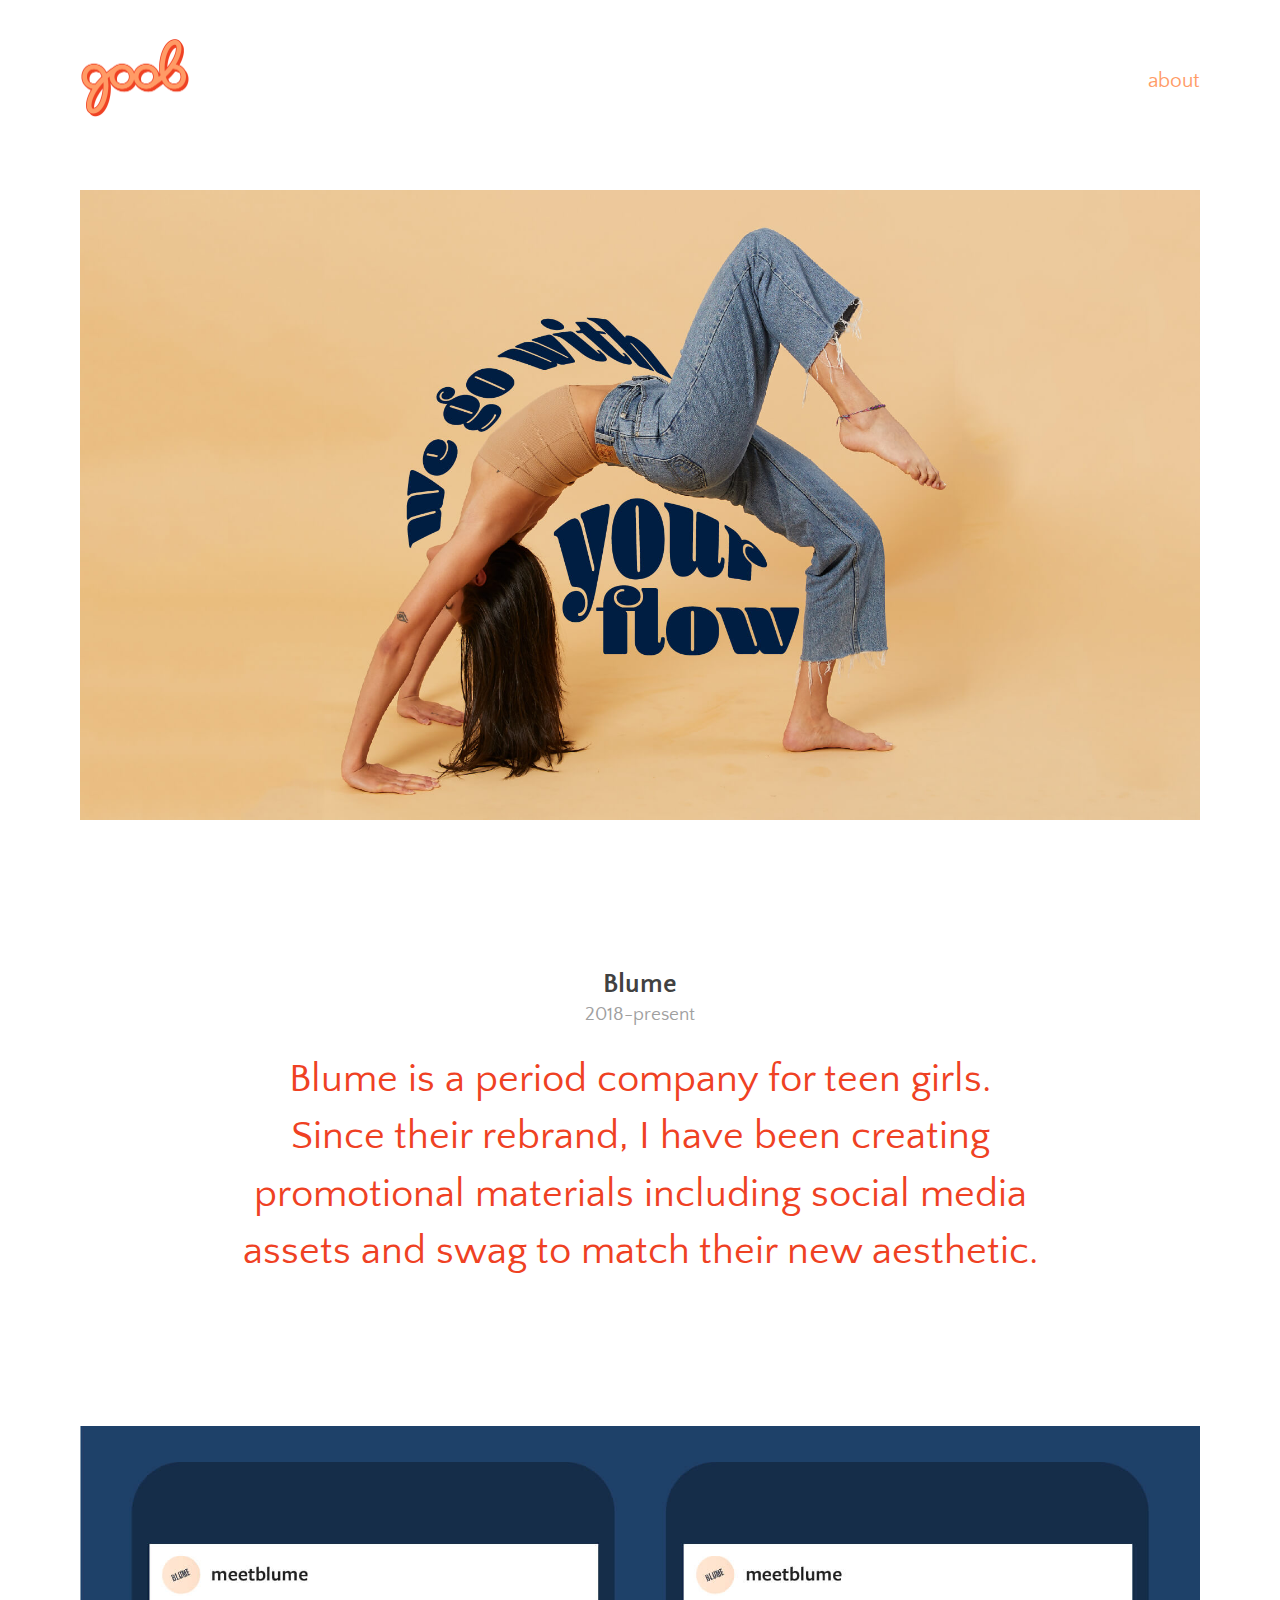
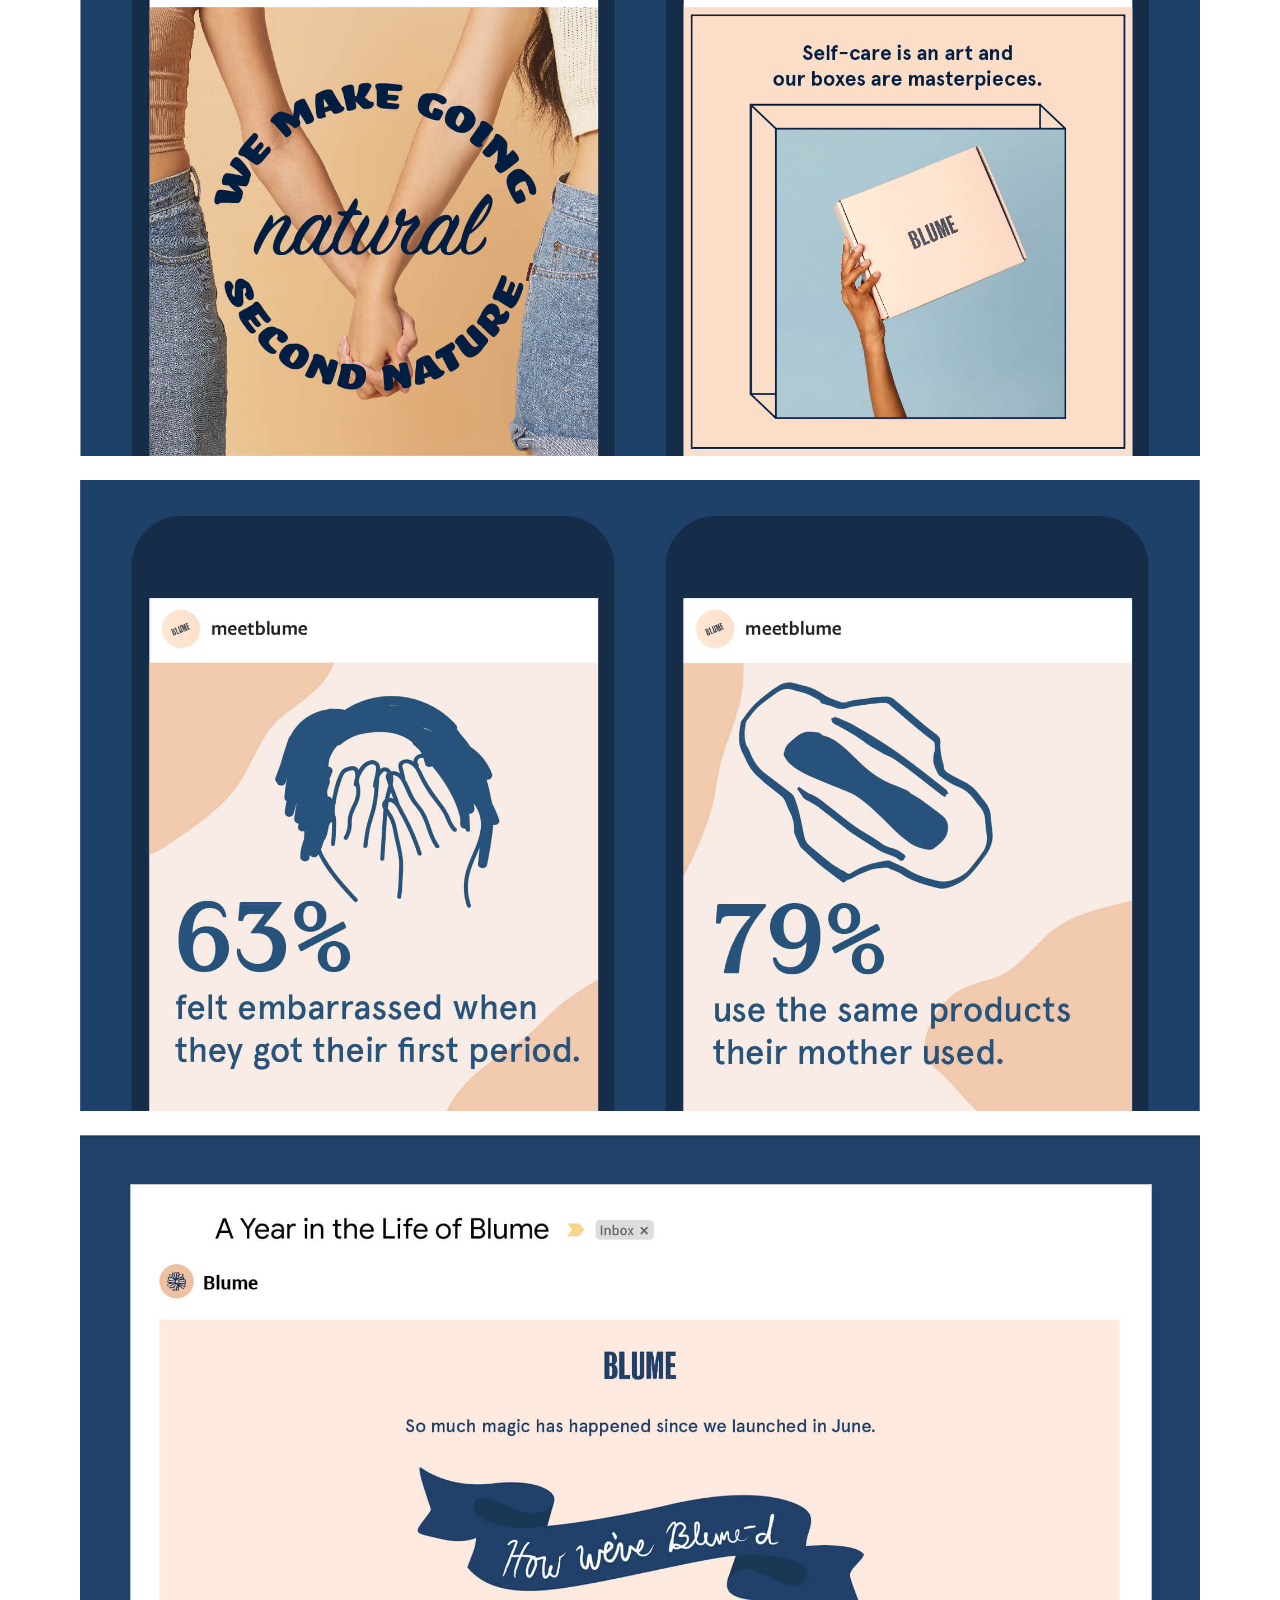
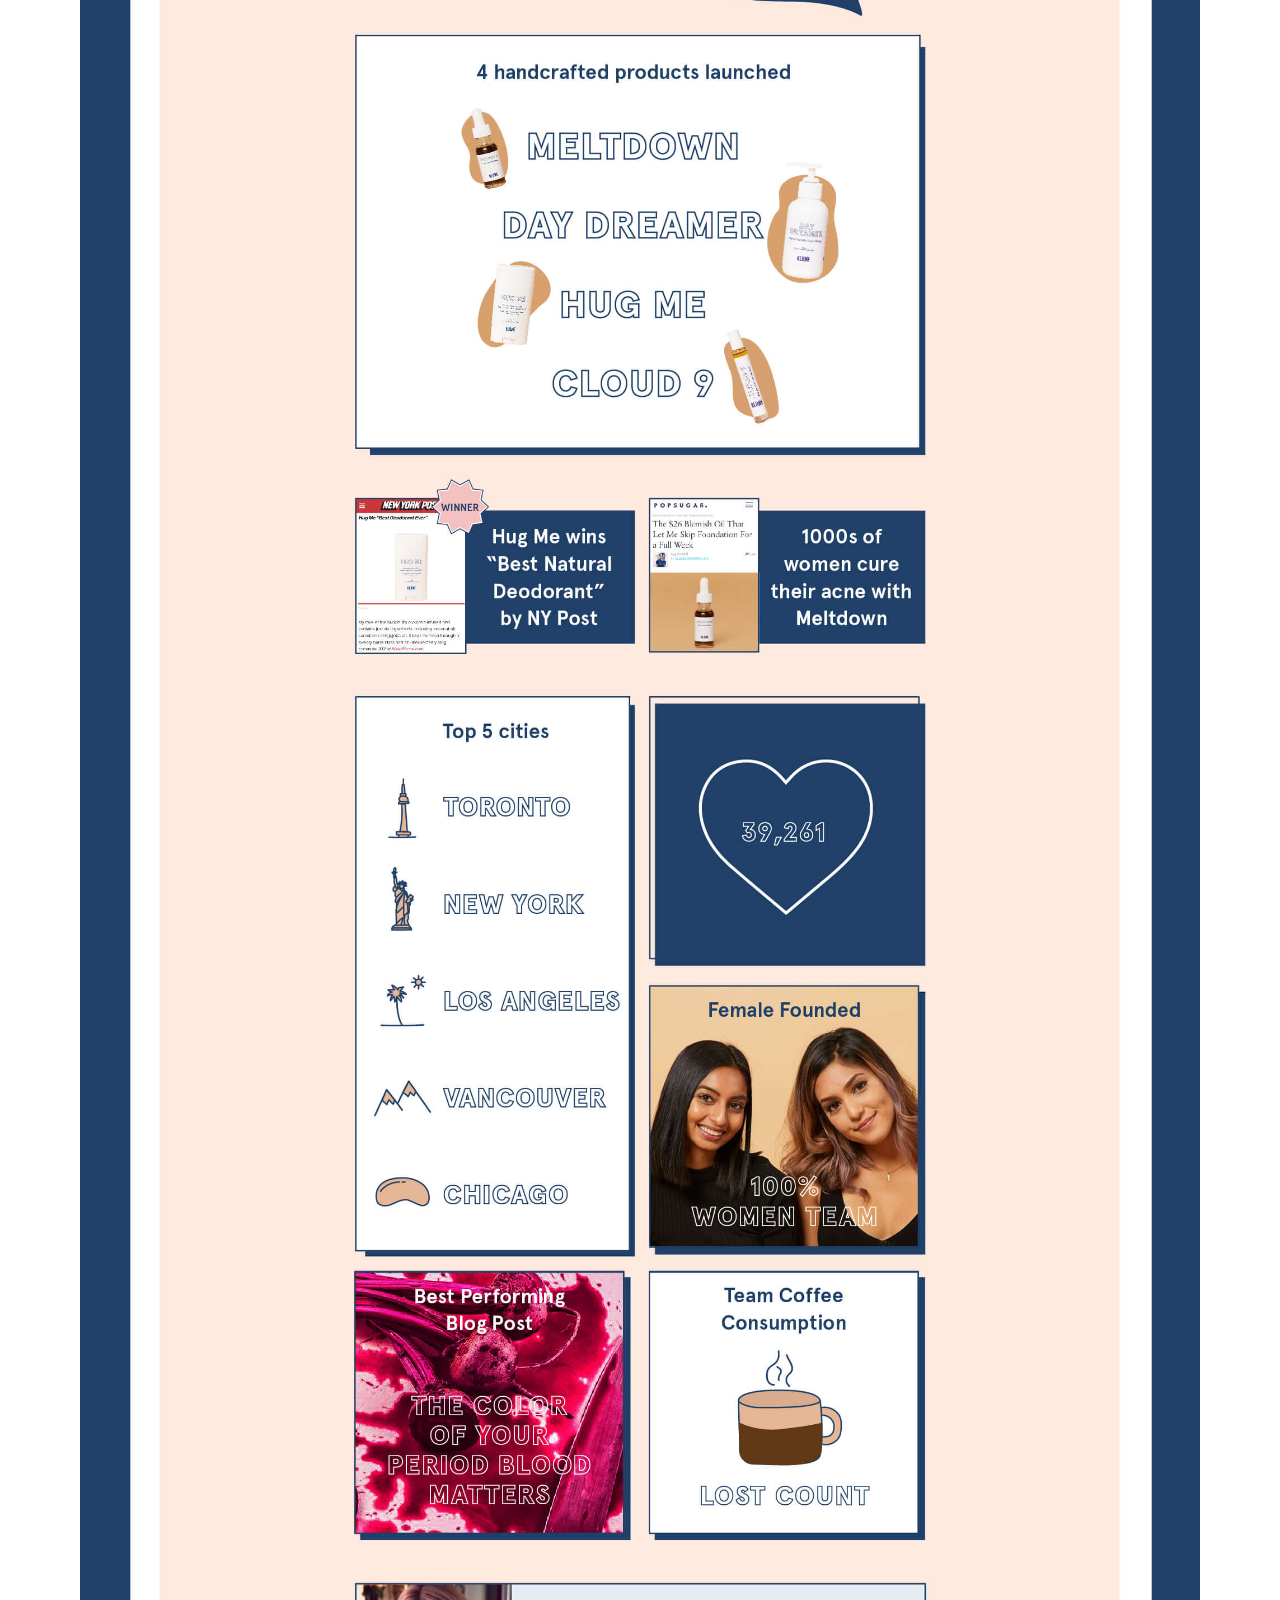
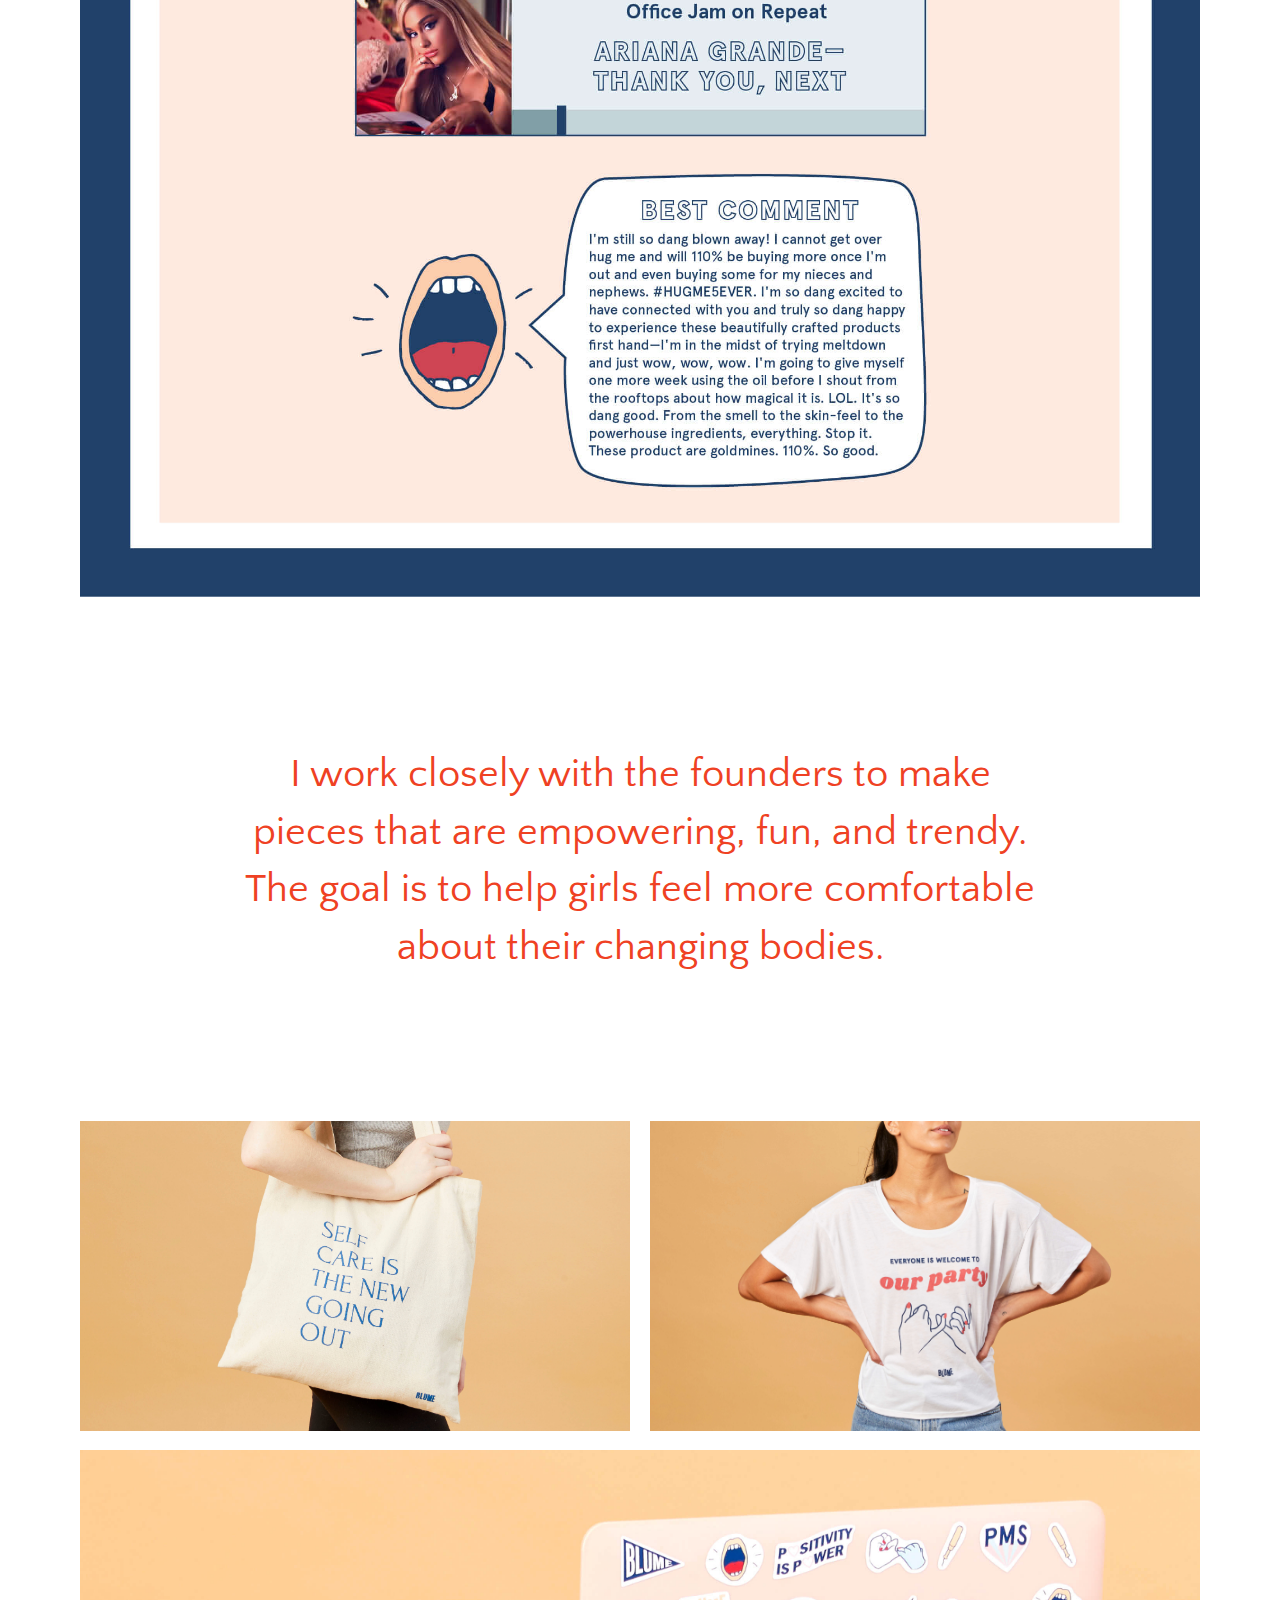
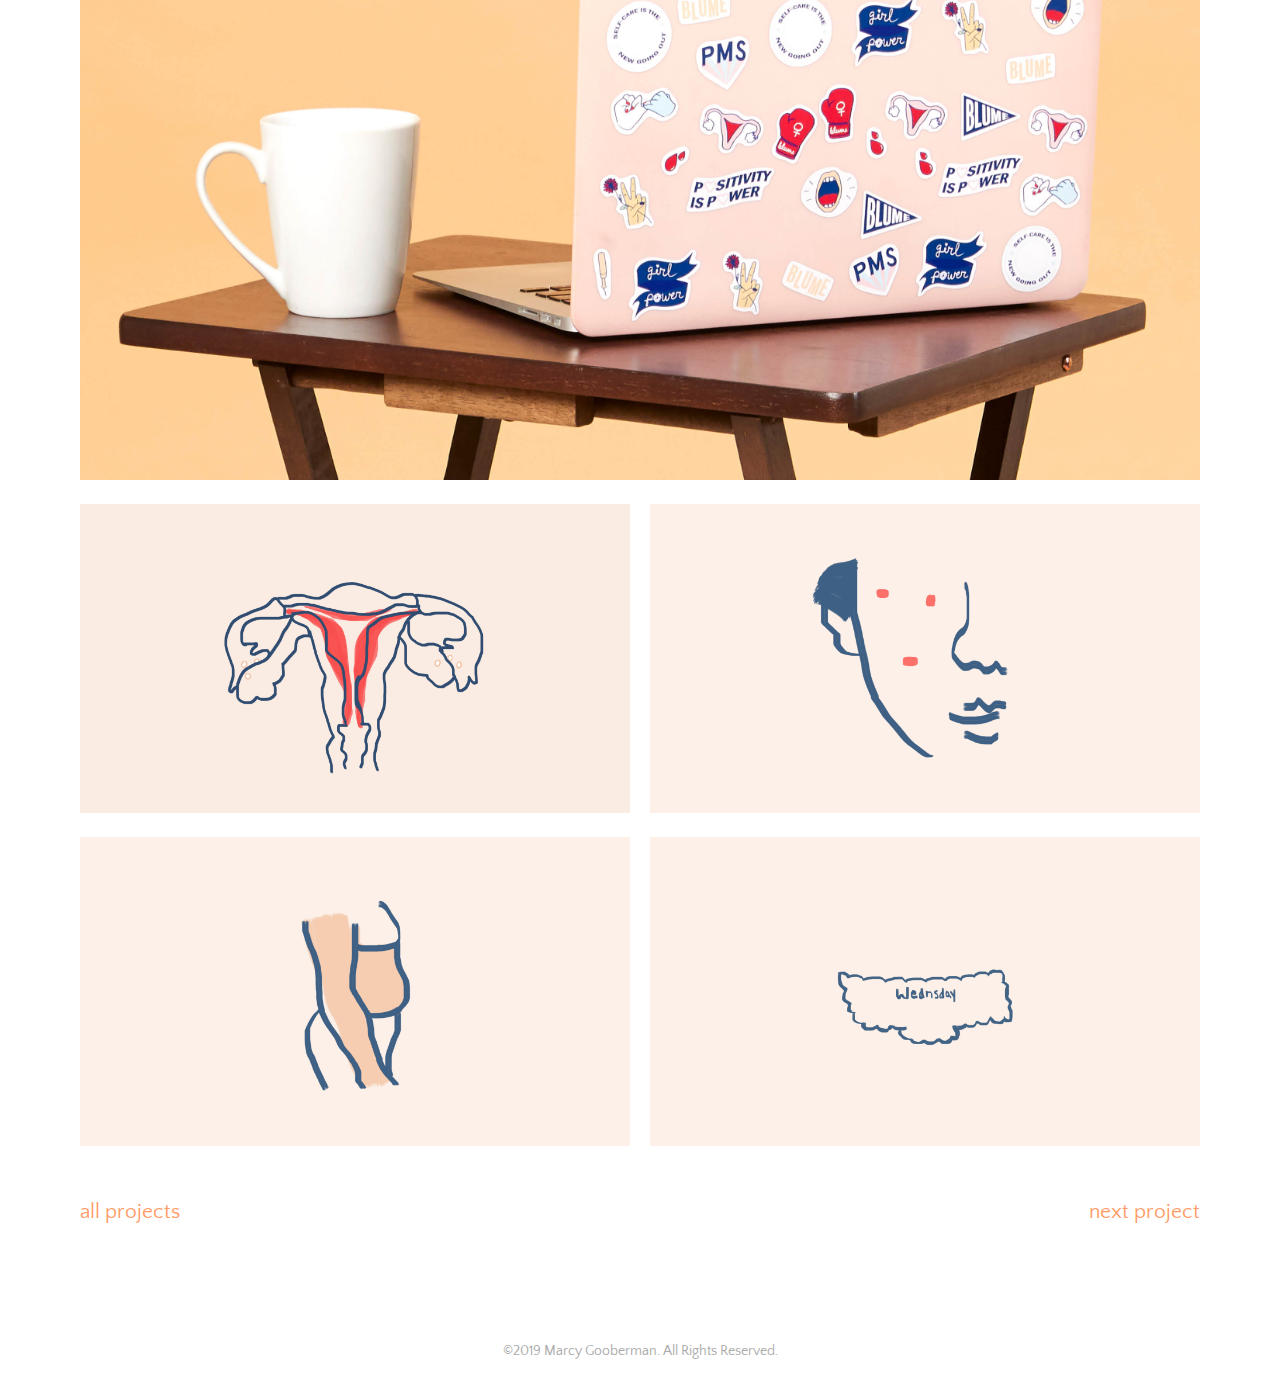
<file: blume.html>
<!DOCTYPE html>
<!--[if lt IE 7 ]><html class="ie ie6" lang="en"> <![endif]-->
<!--[if IE 7 ]><html class="ie ie7" lang="en"> <![endif]-->
<!--[if IE 8 ]><html class="ie ie8" lang="en"> <![endif]-->
<!--[if (gte IE 9)|!(IE)]><!--><html lang="en"> <!--<![endif]-->
<head>
<meta charset="utf-8">
<meta http-equiv="X-UA-Compatible" content="IE=edge,chrome=1"> 
<meta name="viewport" content="width=device-width, initial-scale=1.0, maximum-scale=1.0, minimum-scale=1.0, user-scalable=0"> 
<link href="https://fonts.googleapis.com/css?family=Quattrocento+Sans&display=swap" rel="stylesheet">
<meta name="description" content="Marcy Gooberman is a designer and illustrator living in Brooklyn.">
<meta name="keywords" content="Marcy Gooberman, Marcy Gooberman Graphic Design, Marcy Gooberman facebook, Marcy Gooberman graphic design, Marcy Gooberman design, Marcy Gooberman linkedin, marcygoob, MarcyGoob, Marcy Gooberman email, Marcy Gooberman Illustration, marcy gooberman illustration, Marcy Gooberman Design, Marcy Gooberman Graphic Designer, Graphic Design, Graphic Designer, Marcy Gooberman Illustrator, Marcy Gooberman Artist">
<meta name="author" content="Marcy Gooberman">
<link rel="icon" href="images/favicon.png" type="image/gif" sizes="16x16">
<link href="marcy_gooberman.css" rel="stylesheet">
<meta name="Robots" content="index,follow, all">
<meta name="google-site-verification" content="1_UMZuUtlWZnhmPqH7e3rgIgYKeR-H8BMwH4Vmgh1NM" />
<title>Marcy Gooberman—Blume</title>
</head>


<body> 
 
	<div id="navbar">
		
		<div id="logo">
			<a href="index.html"><img src="images/goob.png" class=logo></a>
    	</div>

    	<div id="about">
    		<a href="about.html">about</a>
    	</div>	

	</div>


	<div class="project-single">
		
		<div class="project"><img src="images/Marcy_Gooberman_Blume_1.jpg"></div>
		<div class="text"><h3>Blume</h3><h4>2018-present</h4><h1>Blume is a period company for teen girls. Since their rebrand, I have been creating promotional materials including social media assets and swag to match their new aesthetic.</h1></div>
		<div class="project"><img src="images/Marcy_Gooberman_Blume_2.jpg"></div>
		<div class="project"><img src="images/Marcy_Gooberman_Blume_3.jpg"></div>
		<div class="project"><img src="images/Marcy_Gooberman_Blume_4.jpg"></div>
		<div class="text"><h1>I work closely with the founders to make pieces that are empowering, fun, and trendy. The goal is to help girls feel more comfortable about their changing bodies.</h1></div>

	</div>	


	<div class="project-grid" style="padding-bottom: 15px; padding-top: 20px">
		
		<div class="project"><img src="images/Marcy_Gooberman_Blume_5.jpg"></div>
		<div class="project"><img src="images/Marcy_Gooberman_Blume_6.jpg"></div>

	</div>

	<div class="project-single">
		
		<div class="project"><img src="images/Marcy_Gooberman_Blume_7.jpg"></div>


<div class="project-grid" >
		
		<div class="project"><img src="images/Marcy_Gooberman_Blume_8.gif"></div>
		<div class="project"><img src="images/Marcy_Gooberman_Blume_9.gif"></div>
		<div class="project"><img src="images/Marcy_Gooberman_Blume_10.gif"></div>
		<div class="project" style="padding-bottom: 30px"><img src="images/Marcy_Gooberman_Blume_11.gif"></div>
		

</div>

<div class="project-next" >
		
		<div class="button"><a href="index.html">all projects</a></div>
		<div id="about"><a href="ww.html">next project</a></div>

</div>

<footer>©2019 Marcy Gooberman. All Rights Reserved.</footer>	 

</body>
</html>
</file>
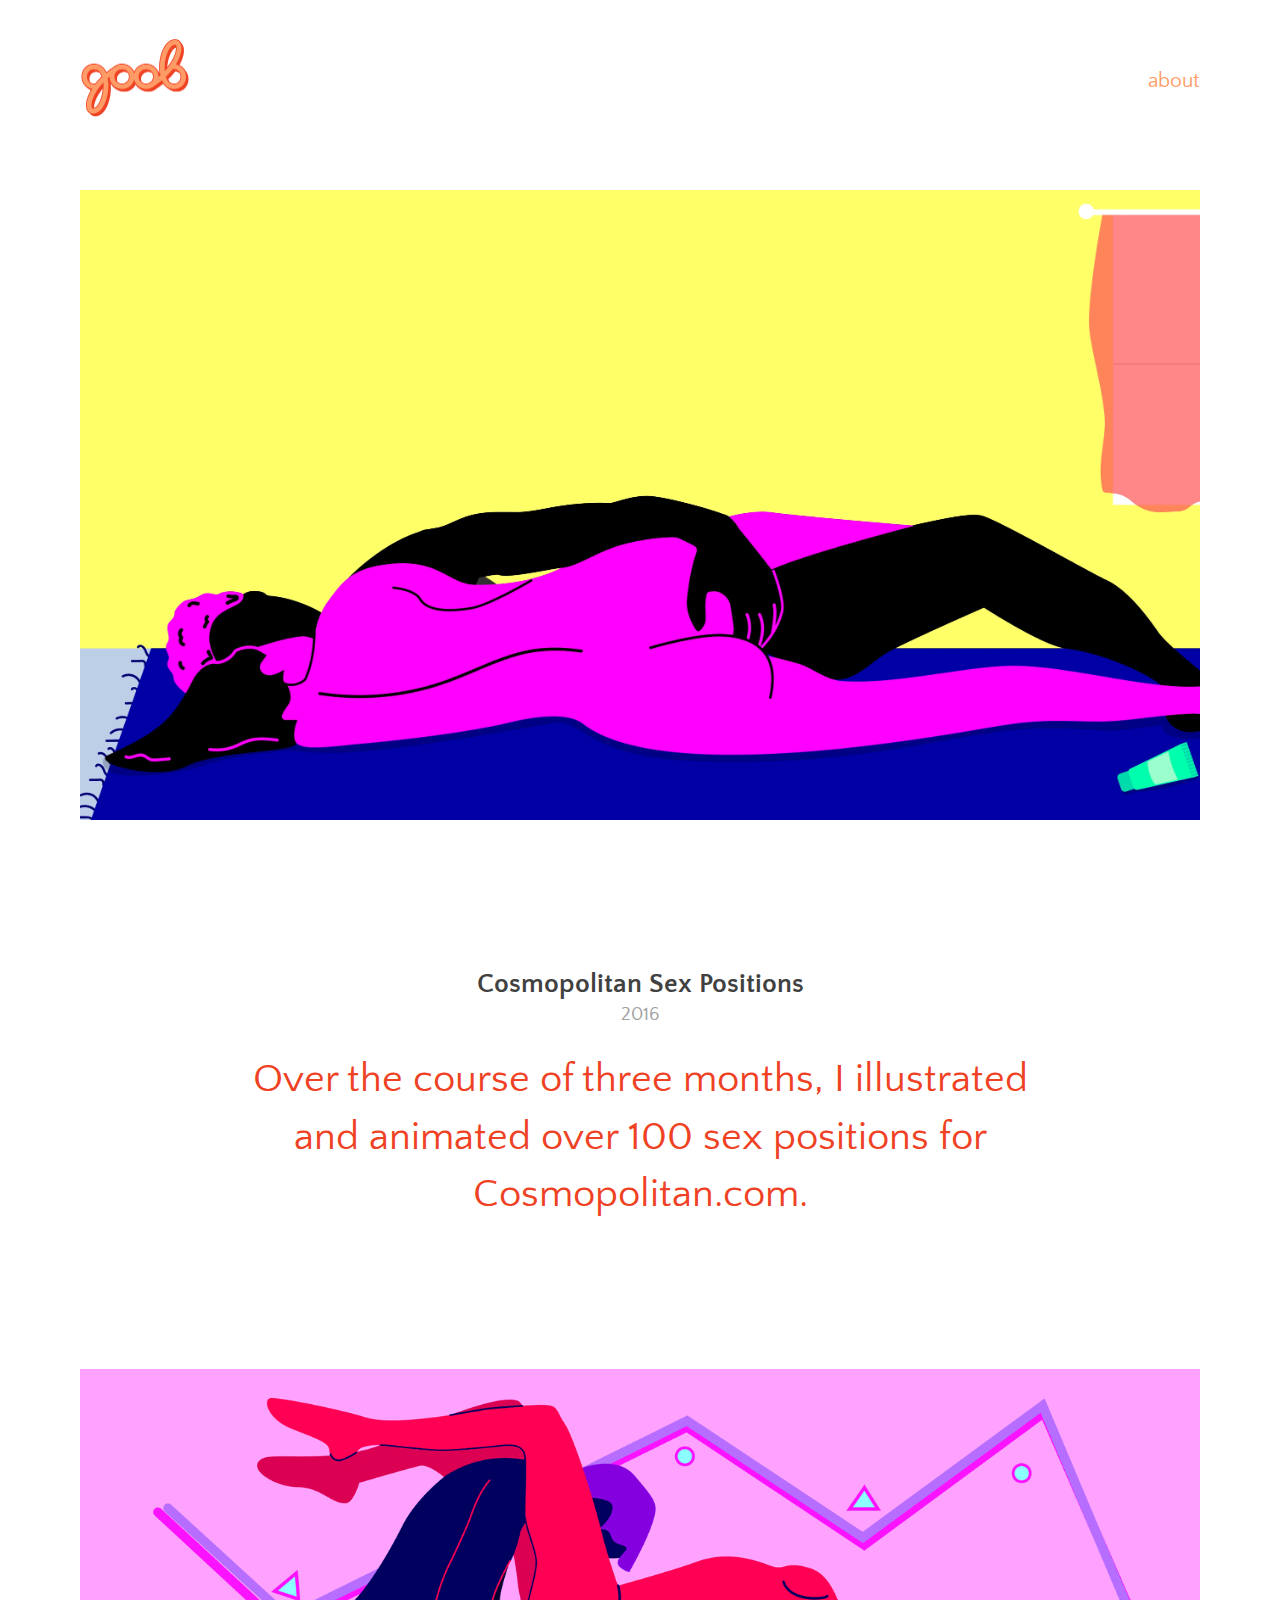
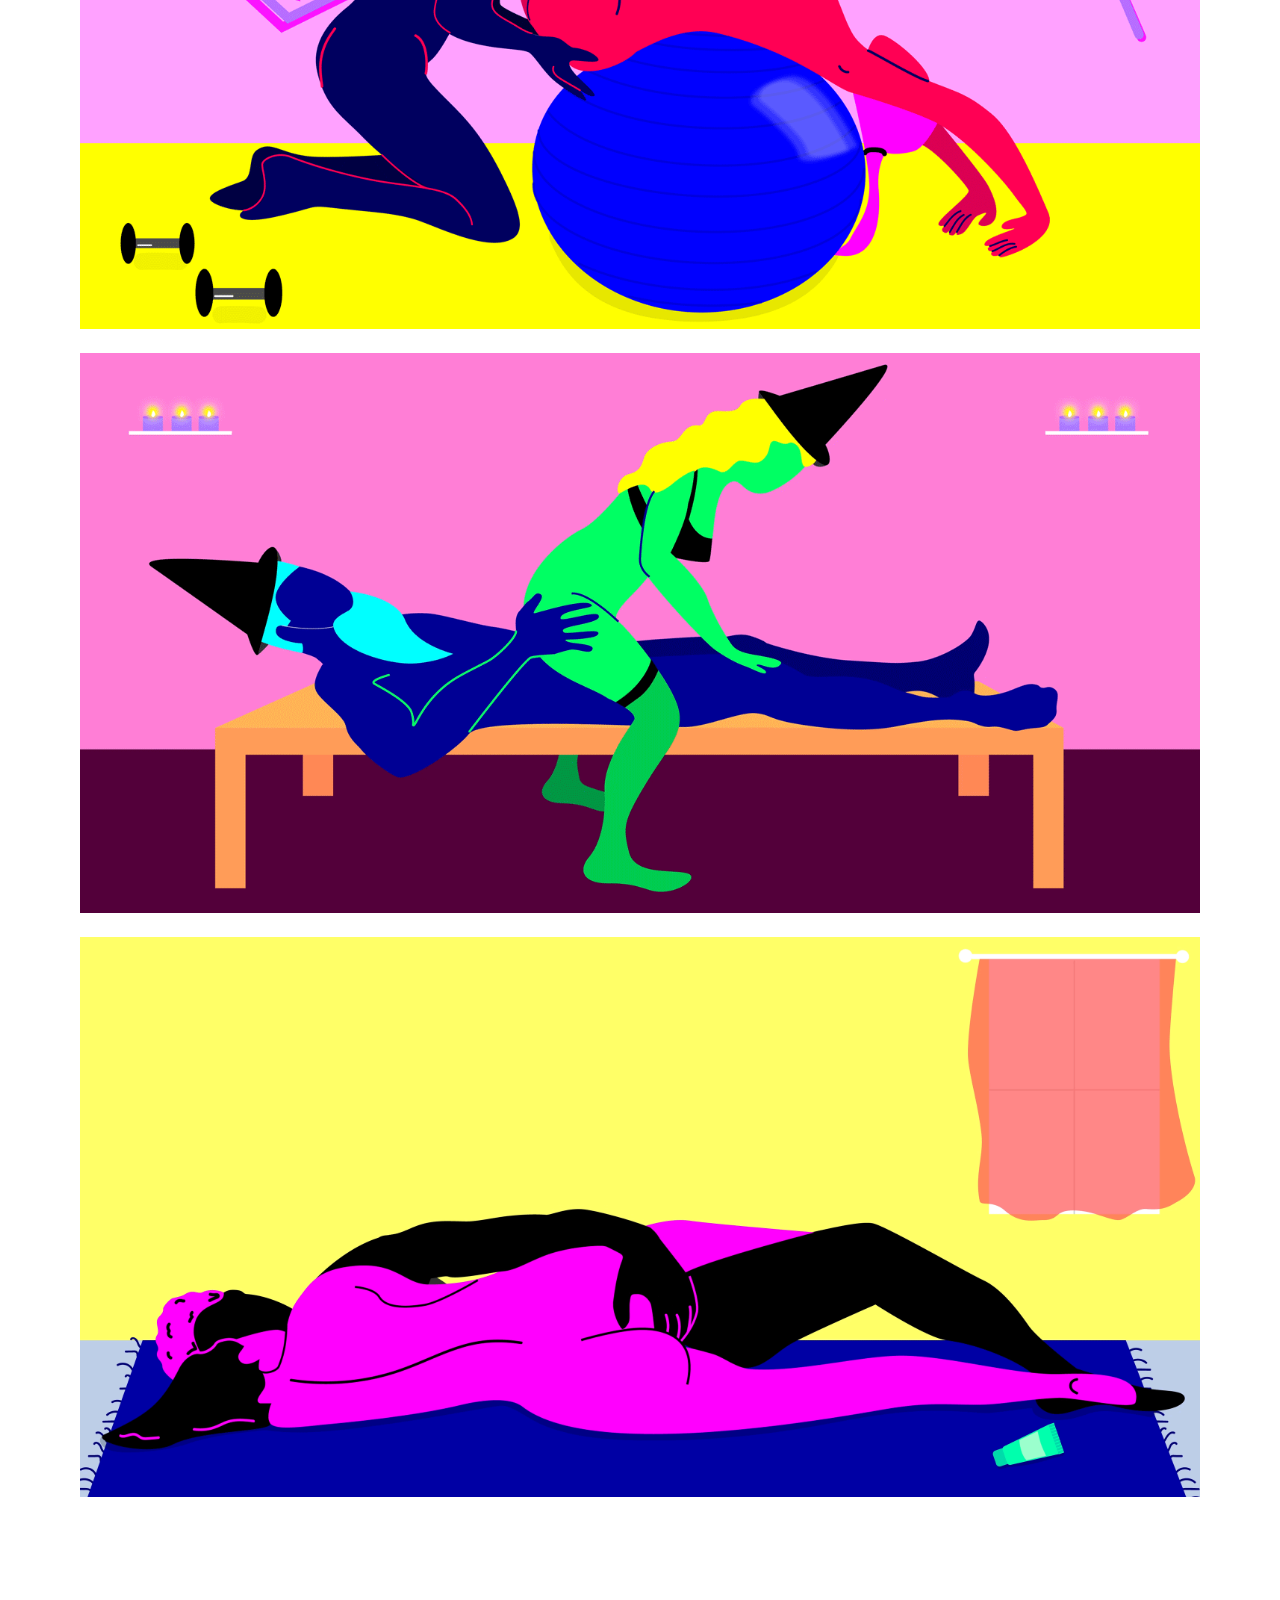
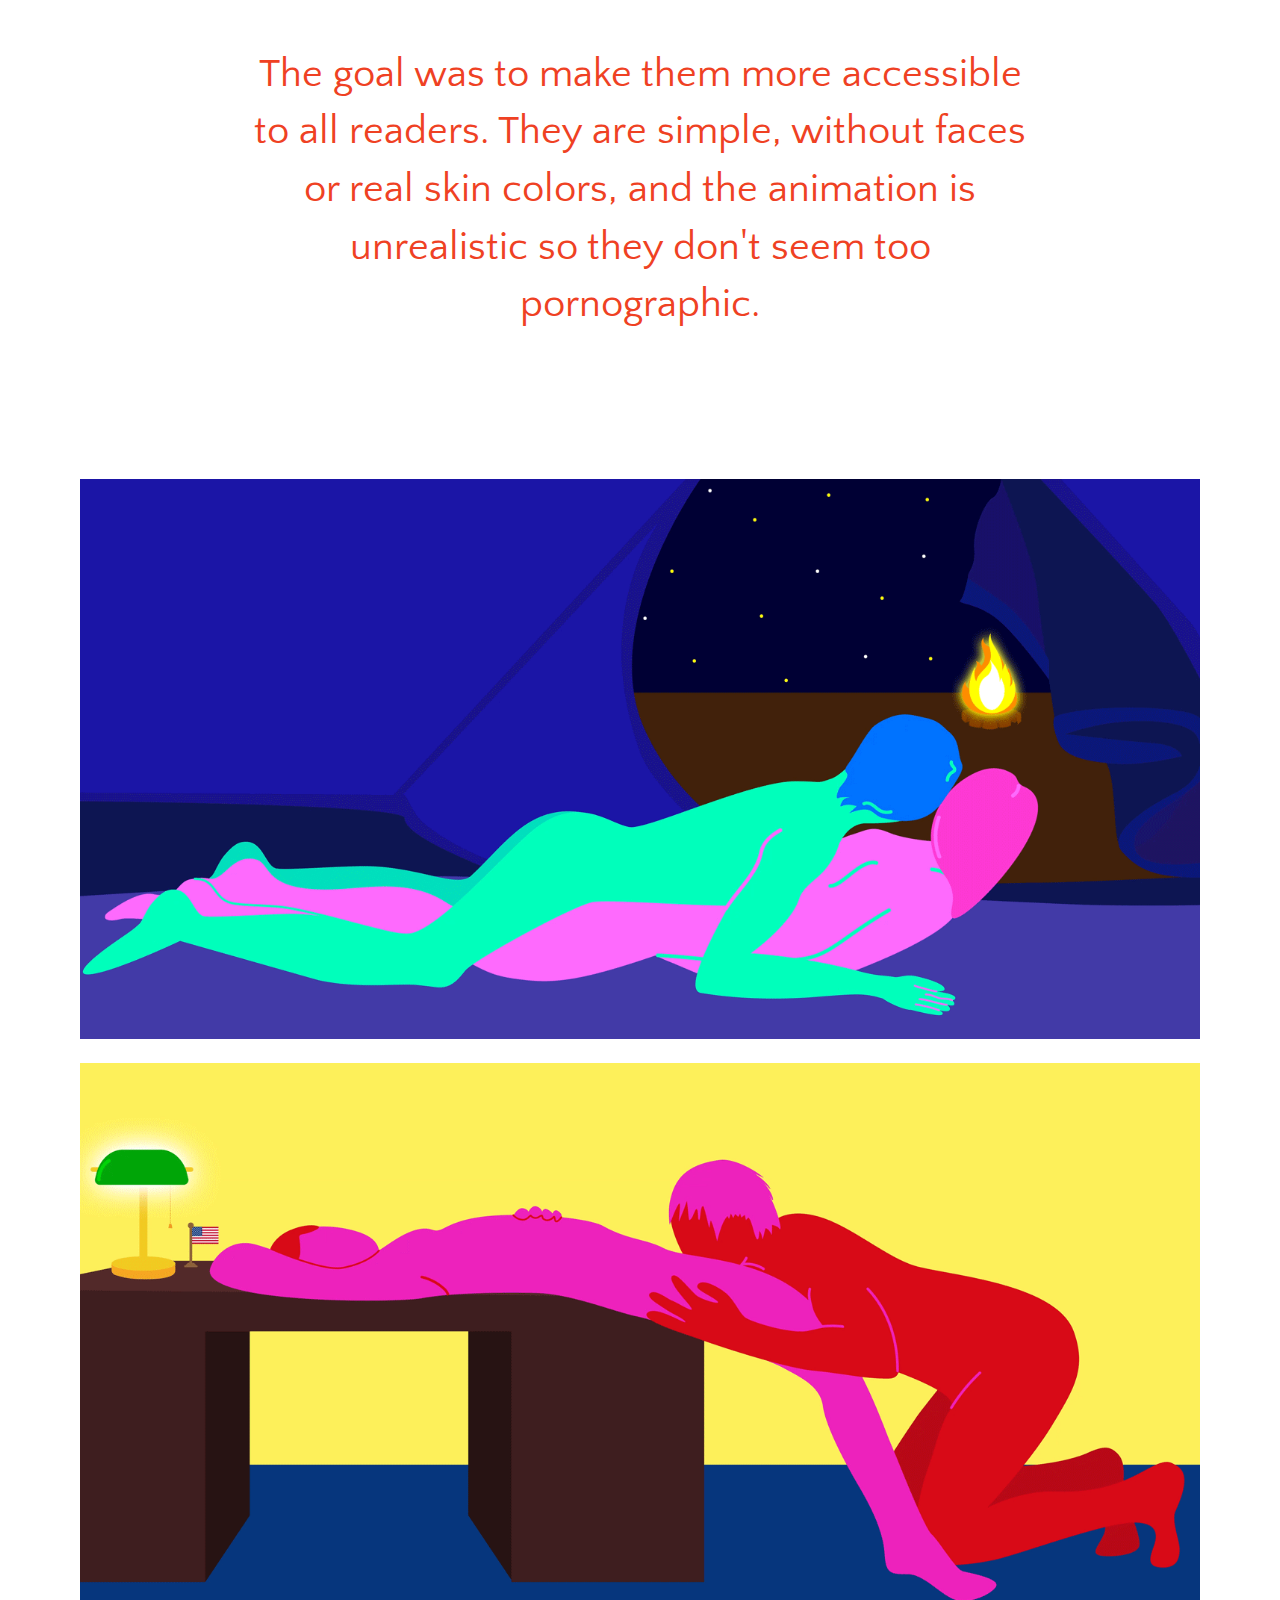
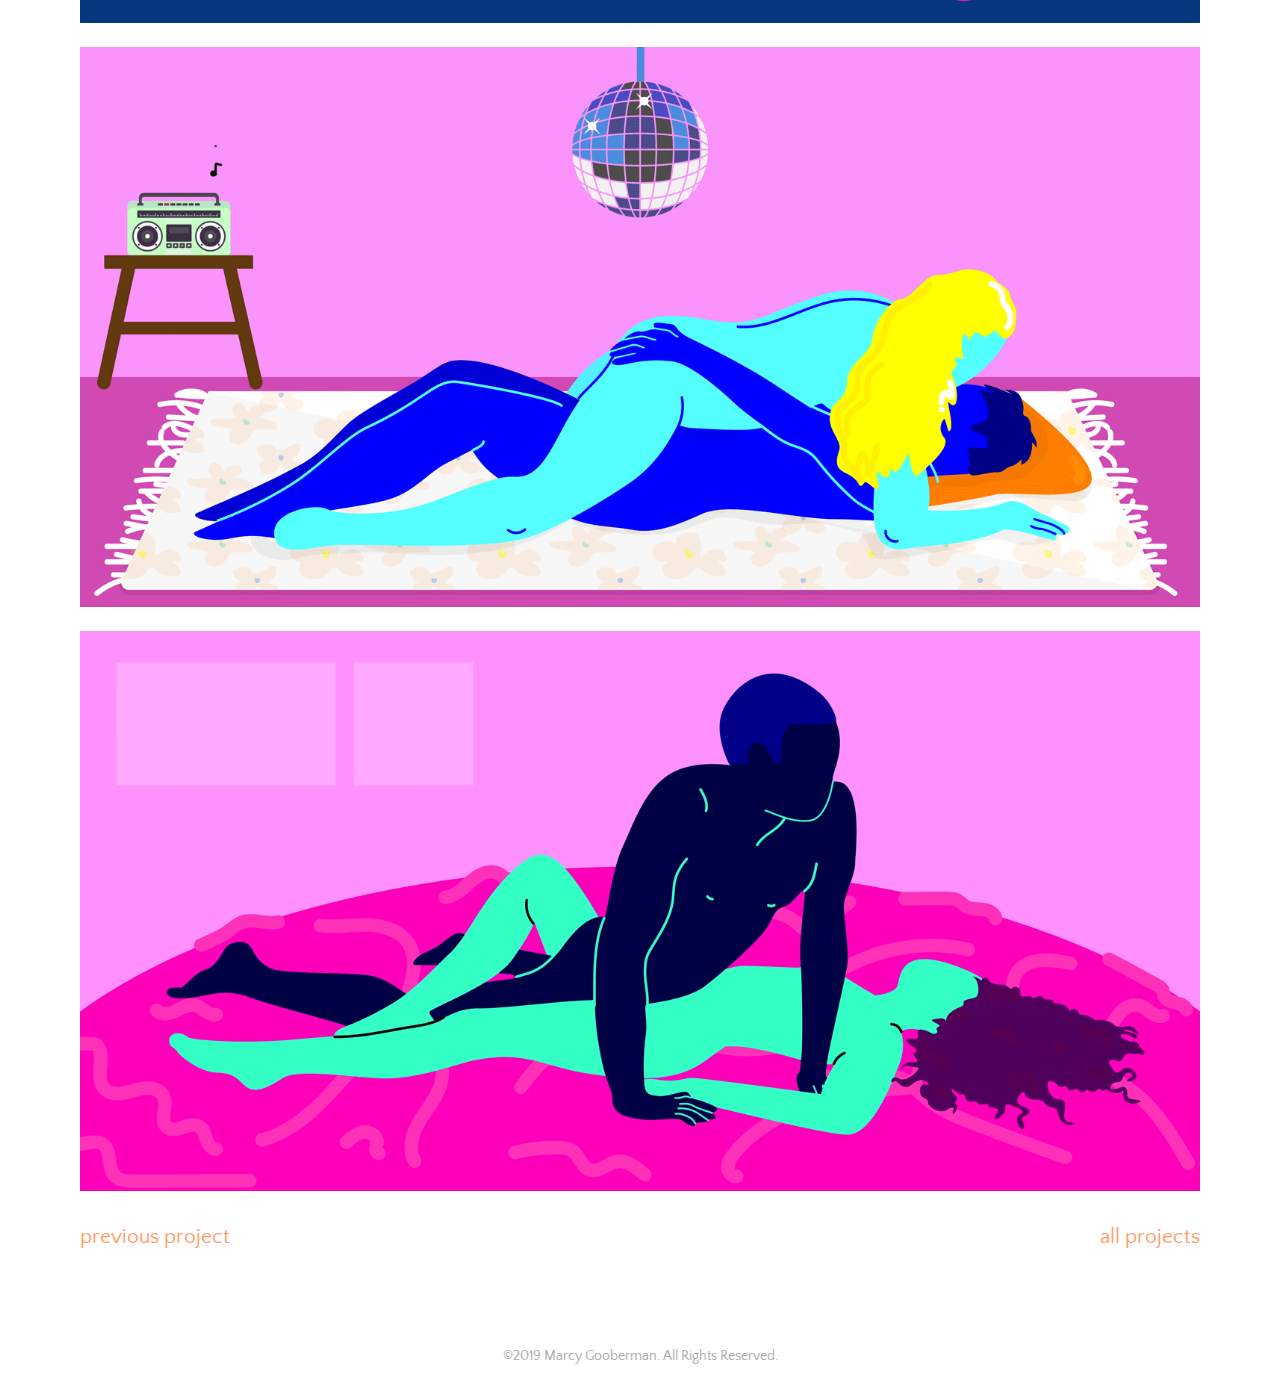
<file: CosmoSex.html>
<!DOCTYPE html>
<!--[if lt IE 7 ]><html class="ie ie6" lang="en"> <![endif]-->
<!--[if IE 7 ]><html class="ie ie7" lang="en"> <![endif]-->
<!--[if IE 8 ]><html class="ie ie8" lang="en"> <![endif]-->
<!--[if (gte IE 9)|!(IE)]><!--><html lang="en"> <!--<![endif]-->
<head>
<meta charset="utf-8">
<meta http-equiv="X-UA-Compatible" content="IE=edge,chrome=1"> 
<meta name="viewport" content="width=device-width, initial-scale=1.0, maximum-scale=1.0, minimum-scale=1.0, user-scalable=0"> 
<link href="https://fonts.googleapis.com/css?family=Quattrocento+Sans&display=swap" rel="stylesheet">
<meta name="description" content="Marcy Gooberman is a designer and illustrator living in Brooklyn.">
<meta name="keywords" content="Marcy Gooberman, Marcy Gooberman Graphic Design, Marcy Gooberman facebook, Marcy Gooberman graphic design, Marcy Gooberman design, Marcy Gooberman linkedin, marcygoob, MarcyGoob, Marcy Gooberman email, Marcy Gooberman Illustration, marcy gooberman illustration, Marcy Gooberman Design, Marcy Gooberman Graphic Designer, Graphic Design, Graphic Designer, Marcy Gooberman Illustrator, Marcy Gooberman Artist">
<meta name="author" content="Marcy Gooberman">
<link rel="icon" href="images/favicon.png" type="image/gif" sizes="16x16">
<link href="marcy_gooberman.css" rel="stylesheet">
<meta name="Robots" content="index,follow, all">
<meta name="google-site-verification" content="1_UMZuUtlWZnhmPqH7e3rgIgYKeR-H8BMwH4Vmgh1NM" />
<title>Marcy Gooberman—CosmoSex</title>
</head>


<body> 
 
	<div id="navbar">
		
		<div id="logo">
			<a href="index.html"><img src="images/goob.png" class=logo></a>
    	</div>

    	<div id="about">
    		<a href="about.html">about</a>
    	</div>	

	</div>


	<div class="project-single">
		
		<div class="project"><img src="images/Marcy_Gooberman_Cosmo_Sex_1.gif"></div>
		<div class="text"><h3>Cosmopolitan Sex Positions</h3><h4>2016</h4><h1>Over the course of three months, I illustrated and animated over 100 sex positions for Cosmopolitan.com.</h1></div>
		<div class="project"><img src="images/Marcy_Gooberman_Cosmo_Sex_2.gif"></div>
		<div class="project"><img src="images/Marcy_Gooberman_Cosmo_Sex_3.gif"></div>
		<div class="project"><img src="images/Marcy_Gooberman_Cosmo_Sex_4.gif"></div>
		<div class="text"><h1>The goal was to make them more accessible to all readers. They are simple, without faces or real skin colors, and the animation is unrealistic so they don't seem too pornographic.</h1></div>
		<div class="project"><img src="images/Marcy_Gooberman_Cosmo_Sex_5.gif"></div>
		<div class="project"><img src="images/Marcy_Gooberman_Cosmo_Sex_6.gif"></div>
		<div class="project"><img src="images/Marcy_Gooberman_Cosmo_Sex_7.gif"></div>
		<div class="project" style="padding-bottom: 30px"><img src="images/Marcy_Gooberman_Cosmo_Sex_8.gif"></div>
	</div>

		
		



<div class="project-next" >
		
		<div class="button"><a href="CosmoSnap.html">previous project</a></div>
		<div id="about"><a href="index.html">all projects</a></div>

</div>

<footer>©2019 Marcy Gooberman. All Rights Reserved.</footer>	 

</body>
</html>
</file>
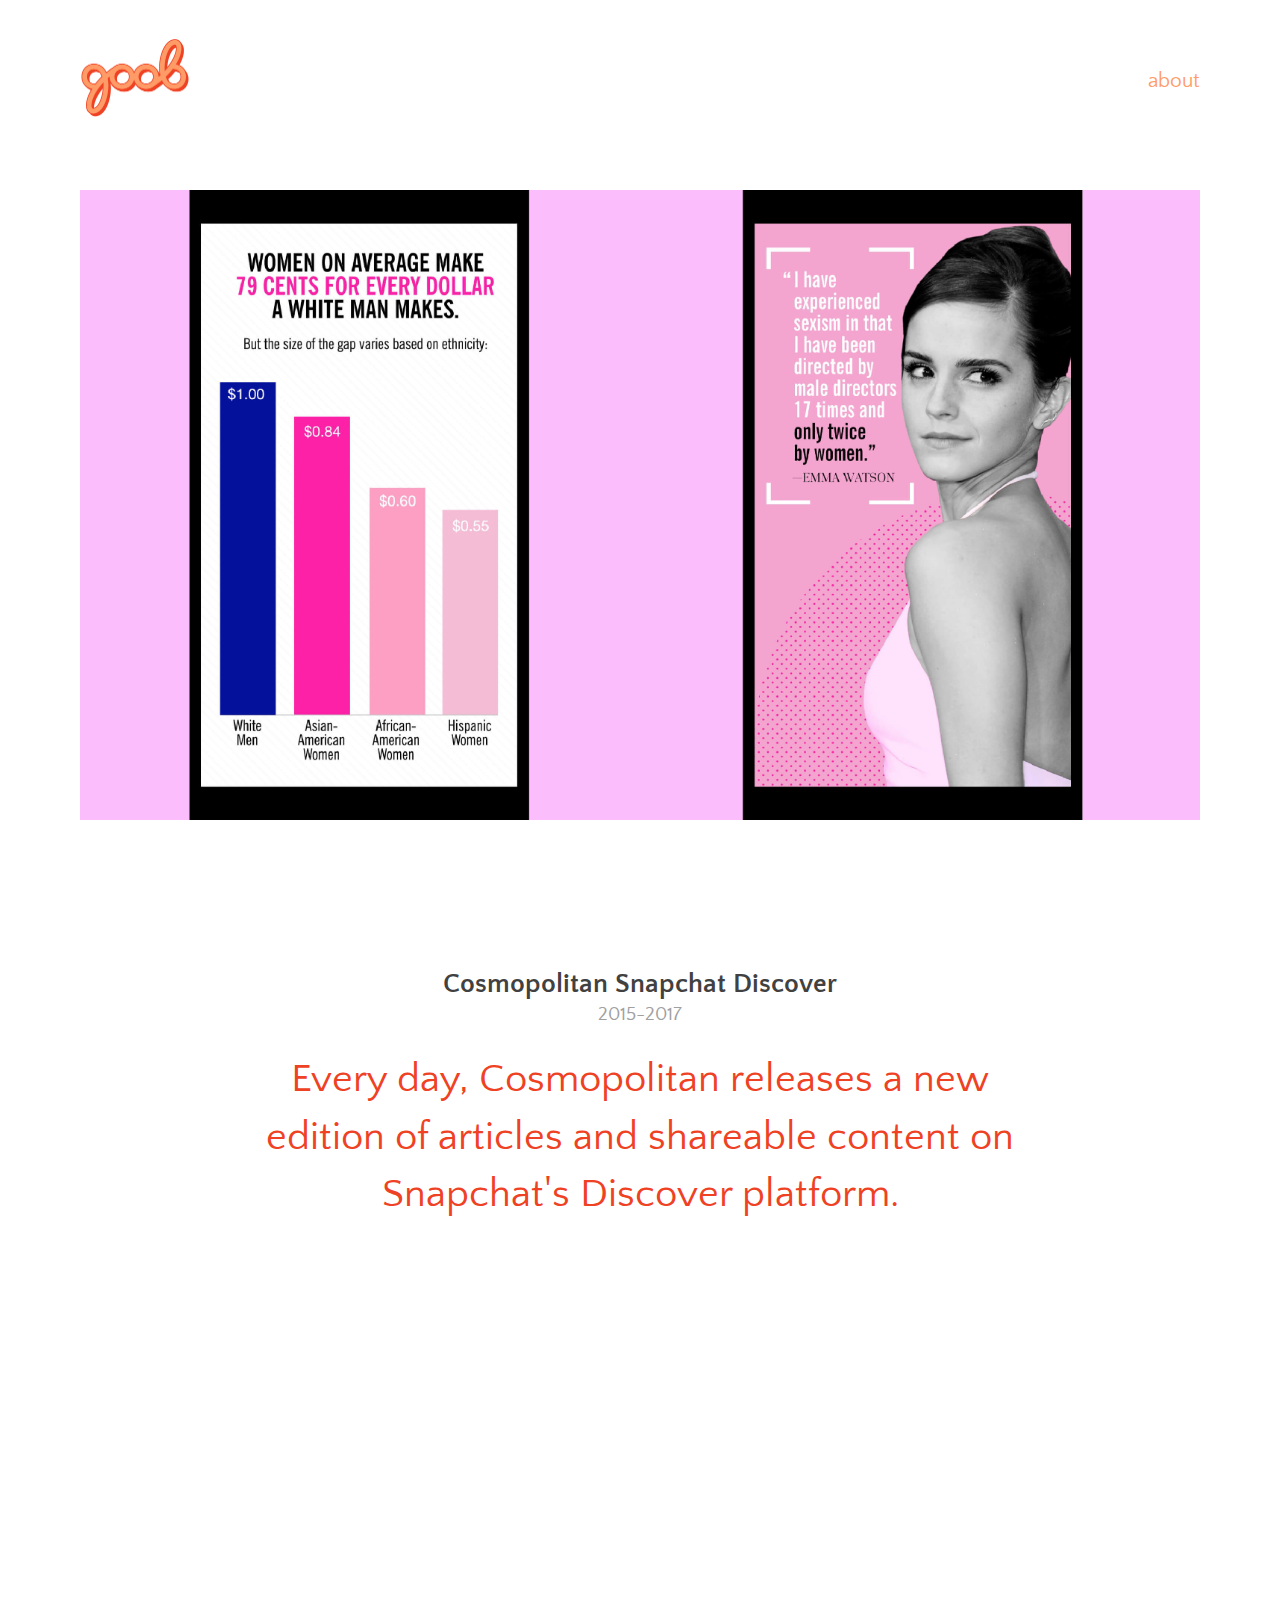
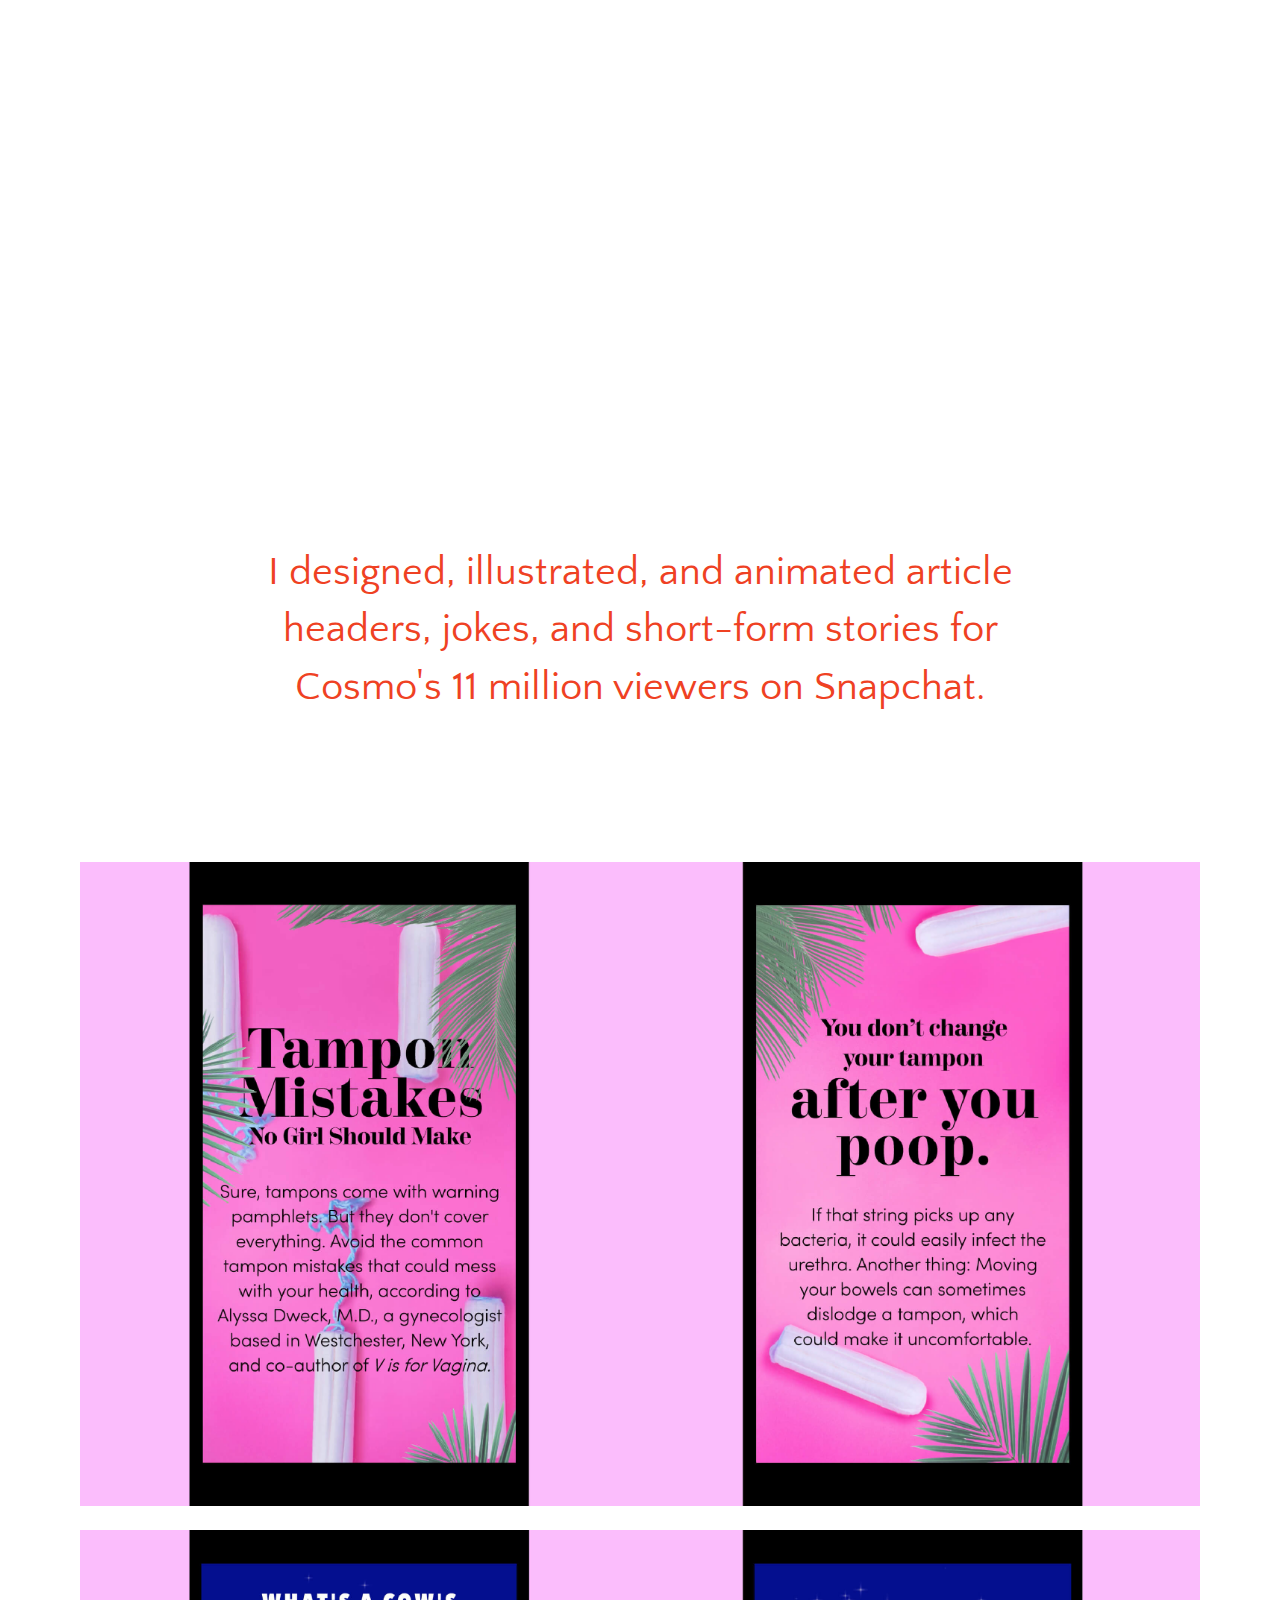
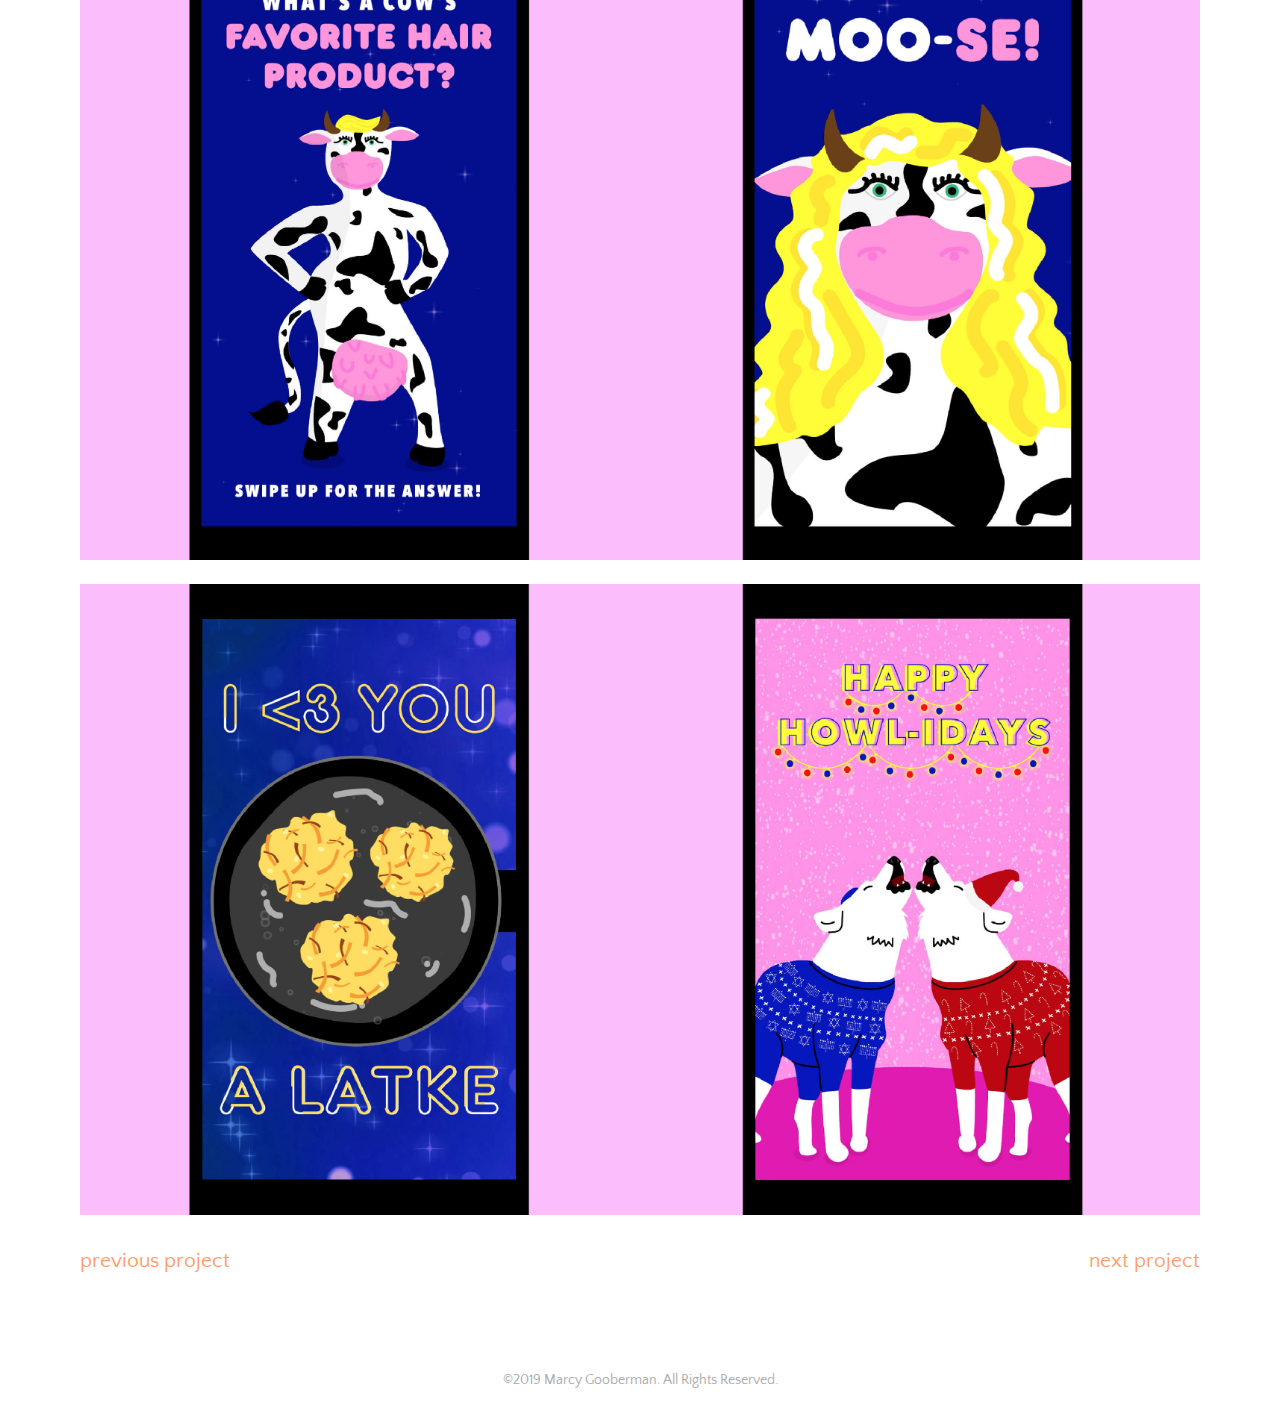
<file: CosmoSnap.html>
<!DOCTYPE html>
<!--[if lt IE 7 ]><html class="ie ie6" lang="en"> <![endif]-->
<!--[if IE 7 ]><html class="ie ie7" lang="en"> <![endif]-->
<!--[if IE 8 ]><html class="ie ie8" lang="en"> <![endif]-->
<!--[if (gte IE 9)|!(IE)]><!--><html lang="en"> <!--<![endif]-->
<head>
<meta charset="utf-8">
<meta http-equiv="X-UA-Compatible" content="IE=edge,chrome=1"> 
<meta name="viewport" content="width=device-width, initial-scale=1.0, maximum-scale=1.0, minimum-scale=1.0, user-scalable=0"> 
<link href="https://fonts.googleapis.com/css?family=Quattrocento+Sans&display=swap" rel="stylesheet">
<meta name="description" content="Marcy Gooberman is a designer and illustrator living in Brooklyn.">
<meta name="keywords" content="Marcy Gooberman, Marcy Gooberman Graphic Design, Marcy Gooberman facebook, Marcy Gooberman graphic design, Marcy Gooberman design, Marcy Gooberman linkedin, marcygoob, MarcyGoob, Marcy Gooberman email, Marcy Gooberman Illustration, marcy gooberman illustration, Marcy Gooberman Design, Marcy Gooberman Graphic Designer, Graphic Design, Graphic Designer, Marcy Gooberman Illustrator, Marcy Gooberman Artist">
<meta name="author" content="Marcy Gooberman">
<link rel="icon" href="images/favicon.png" type="image/gif" sizes="16x16">
<link href="marcy_gooberman.css" rel="stylesheet">
<meta name="Robots" content="index,follow, all">
<meta name="google-site-verification" content="1_UMZuUtlWZnhmPqH7e3rgIgYKeR-H8BMwH4Vmgh1NM" />
<title>Marcy Gooberman—CosmoSnap</title>
</head>


<body> 
 
	<div id="navbar">
		
		<div id="logo">
			<a href="index.html"><img src="images/goob.png" class=logo></a>
    	</div>

    	<div id="about">
    		<a href="about.html">about</a>
    	</div>	

	</div>


	<div class="project-single">
		
		<div class="project"><img src="images/Marcy_Gooberman_Cosmo_Snap_1.jpg"></div>
		<div class="text"><h3>Cosmopolitan Snapchat Discover</h3><h4>2015-2017</h4><h1>Every day, Cosmopolitan releases a new edition of articles and shareable content on Snapchat's Discover platform.</h1></div>

	<div class="iframe-container">
		<iframe src="https://player.vimeo.com/video/335420685" frameborder="0" allow="autoplay; fullscreen" allowfullscreen></iframe>
	</div>	

		<div class="text"><h1>I designed, illustrated, and animated article headers, jokes, and short-form stories for Cosmo's 11 million viewers on Snapchat.</h1></div>
		<div class="project"><img src="images/Marcy_Gooberman_Cosmo_Snap_2.jpg"></div>
		<div class="project"><img src="images/Marcy_Gooberman_Cosmo_Snap_3.jpg"></div>
		<div class="project" style="padding-bottom: 30px"><img src="images/Marcy_Gooberman_Cosmo_Snap_4.jpg"></div>
	</div>

		
		



<div class="project-next" >
		
		<div class="button"><a href="SurajPatel.html">previous project</a></div>
		<div id="about"><a href="CosmoSex.html">next project</a></div>

</div>

<footer>©2019 Marcy Gooberman. All Rights Reserved.</footer>	 

</body>
</html>
</file>
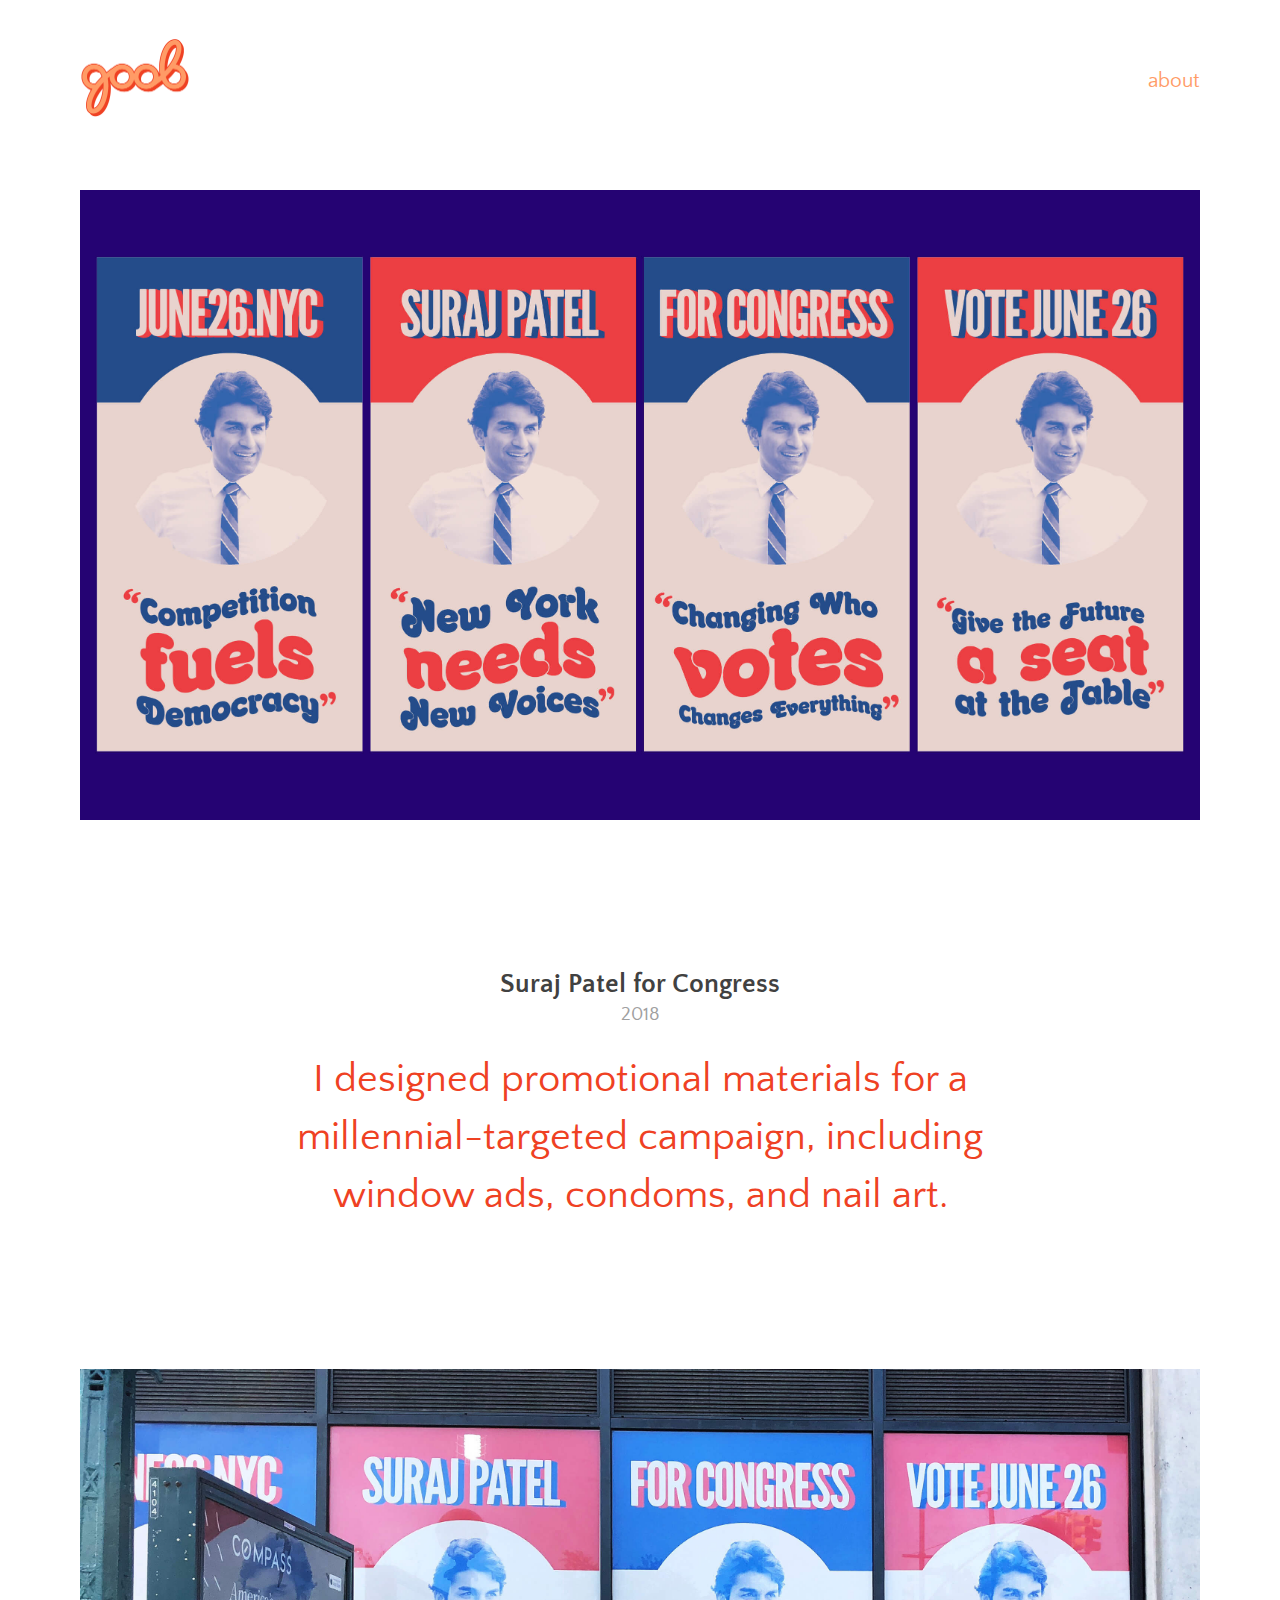
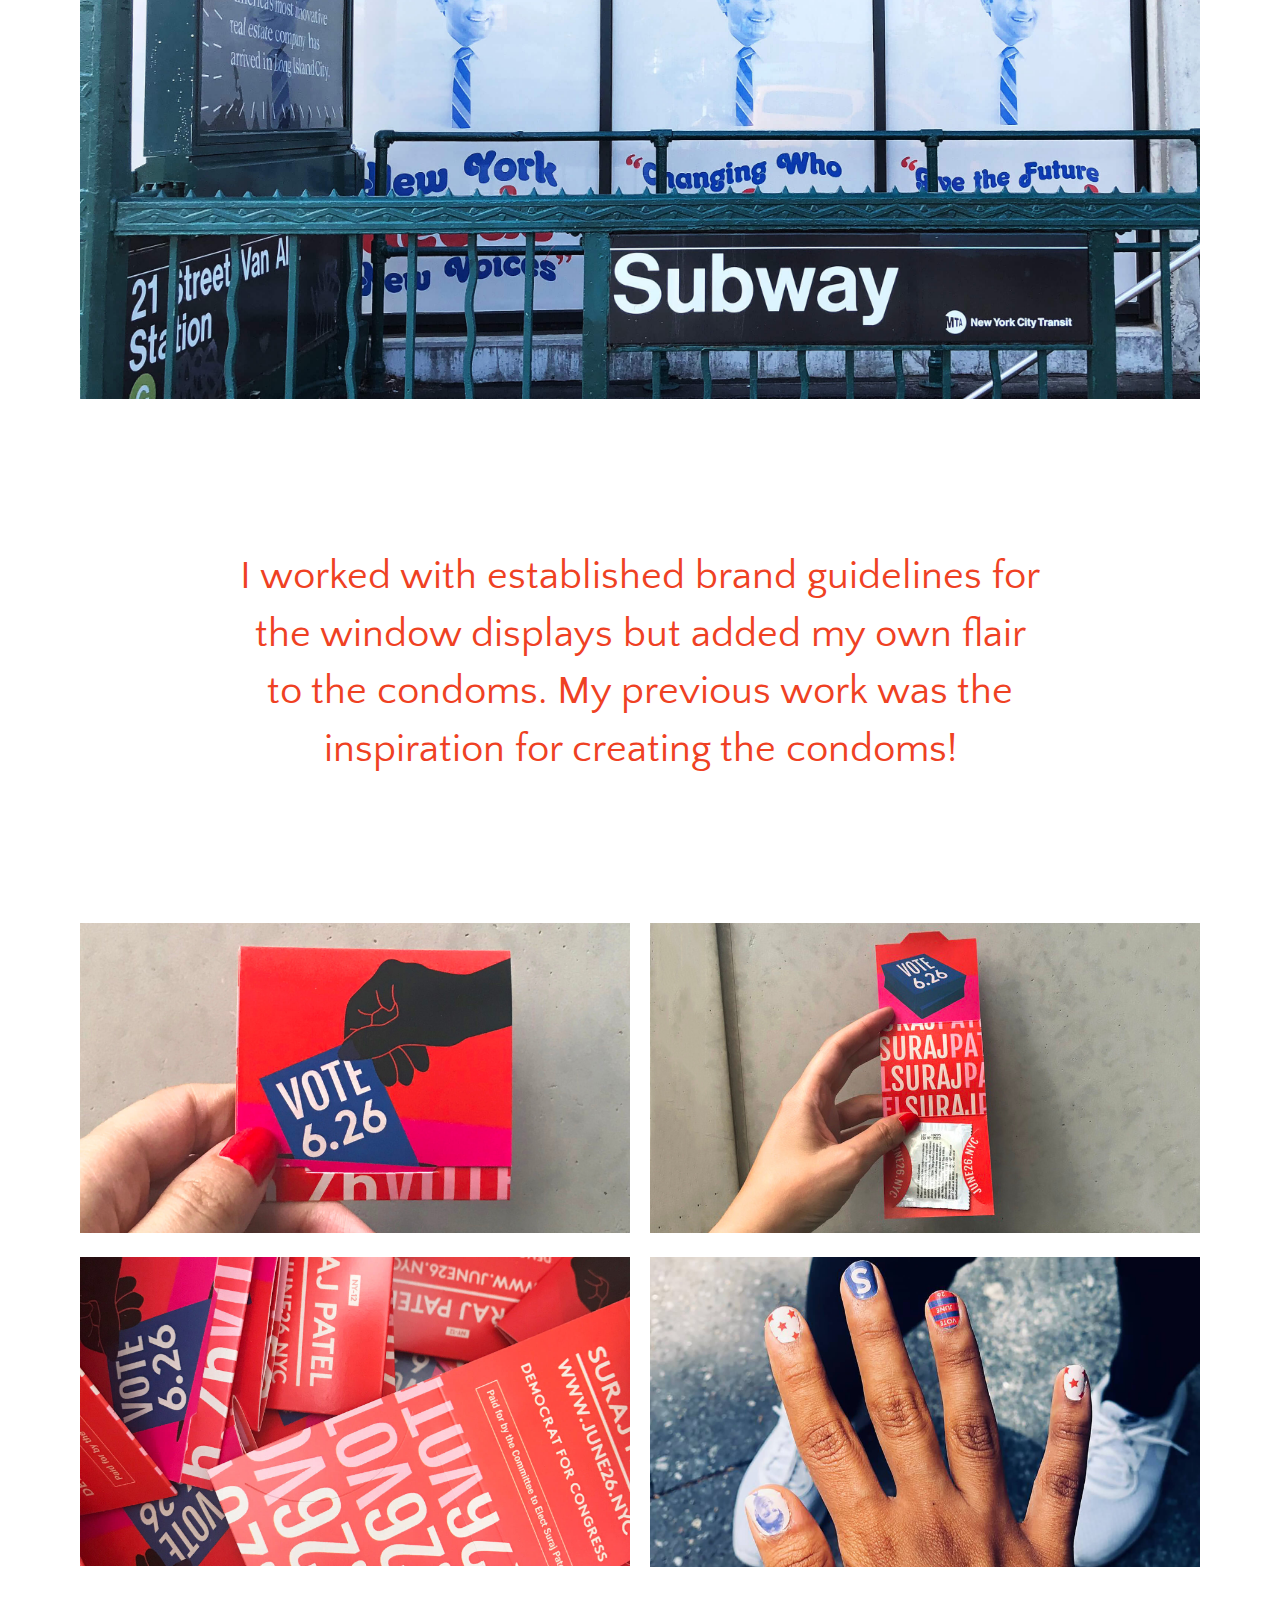
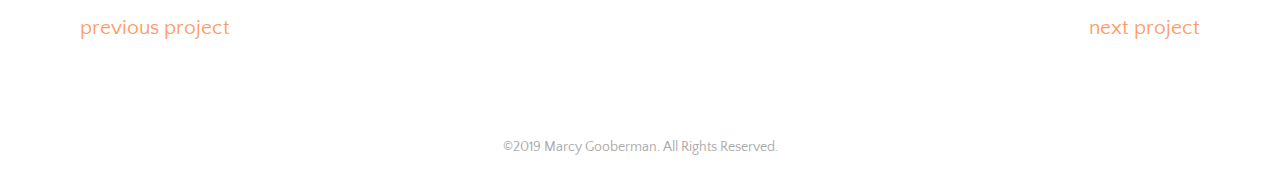
<file: SurajPatel.html>
<!DOCTYPE html>
<!--[if lt IE 7 ]><html class="ie ie6" lang="en"> <![endif]-->
<!--[if IE 7 ]><html class="ie ie7" lang="en"> <![endif]-->
<!--[if IE 8 ]><html class="ie ie8" lang="en"> <![endif]-->
<!--[if (gte IE 9)|!(IE)]><!--><html lang="en"> <!--<![endif]-->
<head>
<meta charset="utf-8">
<meta http-equiv="X-UA-Compatible" content="IE=edge,chrome=1"> 
<meta name="viewport" content="width=device-width, initial-scale=1.0, maximum-scale=1.0, minimum-scale=1.0, user-scalable=0"> 
<link href="https://fonts.googleapis.com/css?family=Quattrocento+Sans&display=swap" rel="stylesheet">
<meta name="description" content="Marcy Gooberman is a designer and illustrator living in Brooklyn.">
<meta name="keywords" content="Marcy Gooberman, Marcy Gooberman Graphic Design, Marcy Gooberman facebook, Marcy Gooberman graphic design, Marcy Gooberman design, Marcy Gooberman linkedin, marcygoob, MarcyGoob, Marcy Gooberman email, Marcy Gooberman Illustration, marcy gooberman illustration, Marcy Gooberman Design, Marcy Gooberman Graphic Designer, Graphic Design, Graphic Designer, Marcy Gooberman Illustrator, Marcy Gooberman Artist">
<meta name="author" content="Marcy Gooberman">
<link rel="icon" href="images/favicon.png" type="image/gif" sizes="16x16">
<link href="marcy_gooberman.css" rel="stylesheet">
<meta name="Robots" content="index,follow, all">
<meta name="google-site-verification" content="1_UMZuUtlWZnhmPqH7e3rgIgYKeR-H8BMwH4Vmgh1NM" />
<title>Marcy Gooberman—SurajPatel</title>
</head>


<body> 
 
	<div id="navbar">
		
		<div id="logo">
			<a href="index.html"><img src="images/goob.png" class=logo></a>
    	</div>

    	<div id="about">
    		<a href="about.html">about</a>
    	</div>	

	</div>


	<div class="project-single">
		
		<div class="project"><img src="images/Marcy_Gooberman_Suraj_Patel_1.jpg"></div>
		<div class="text"><h3>Suraj Patel for Congress</h3><h4>2018</h4><h1>I designed promotional materials for a millennial-targeted campaign, including window ads, condoms, and nail art.</h1></div>
		<div class="project"><img src="images/Marcy_Gooberman_Suraj_Patel_2.jpg"></div>
		<div class="text"><h1>I worked with established brand guidelines for the window displays but added my own flair to the condoms. My previous work was the inspiration for creating the&nbsp;condoms!</h1></div>

	</div>	


	<div class="project-grid" style="padding-bottom: 15px; padding-top: 20px">
		
		<div class="project"><img src="images/Marcy_Gooberman_Suraj_Patel_3.jpg"></div>
		<div class="project"><img src="images/Marcy_Gooberman_Suraj_Patel_4.jpg"></div>
		<div class="project"><img src="images/Marcy_Gooberman_Suraj_Patel_5.jpg"></div>
		<div class="project" style="padding-bottom: 30px"><img src="images/Marcy_Gooberman_Suraj_Patel_6.jpg"></div>

	</div>


<div class="project-next" >
		
		<div class="button"><a href="tabu.html">previous project</a></div>
		<div id="about"><a href="CosmoSnap.html">next project</a></div>

</div>

<footer>©2019 Marcy Gooberman. All Rights Reserved.</footer>	 

</body>
</html>
</file>
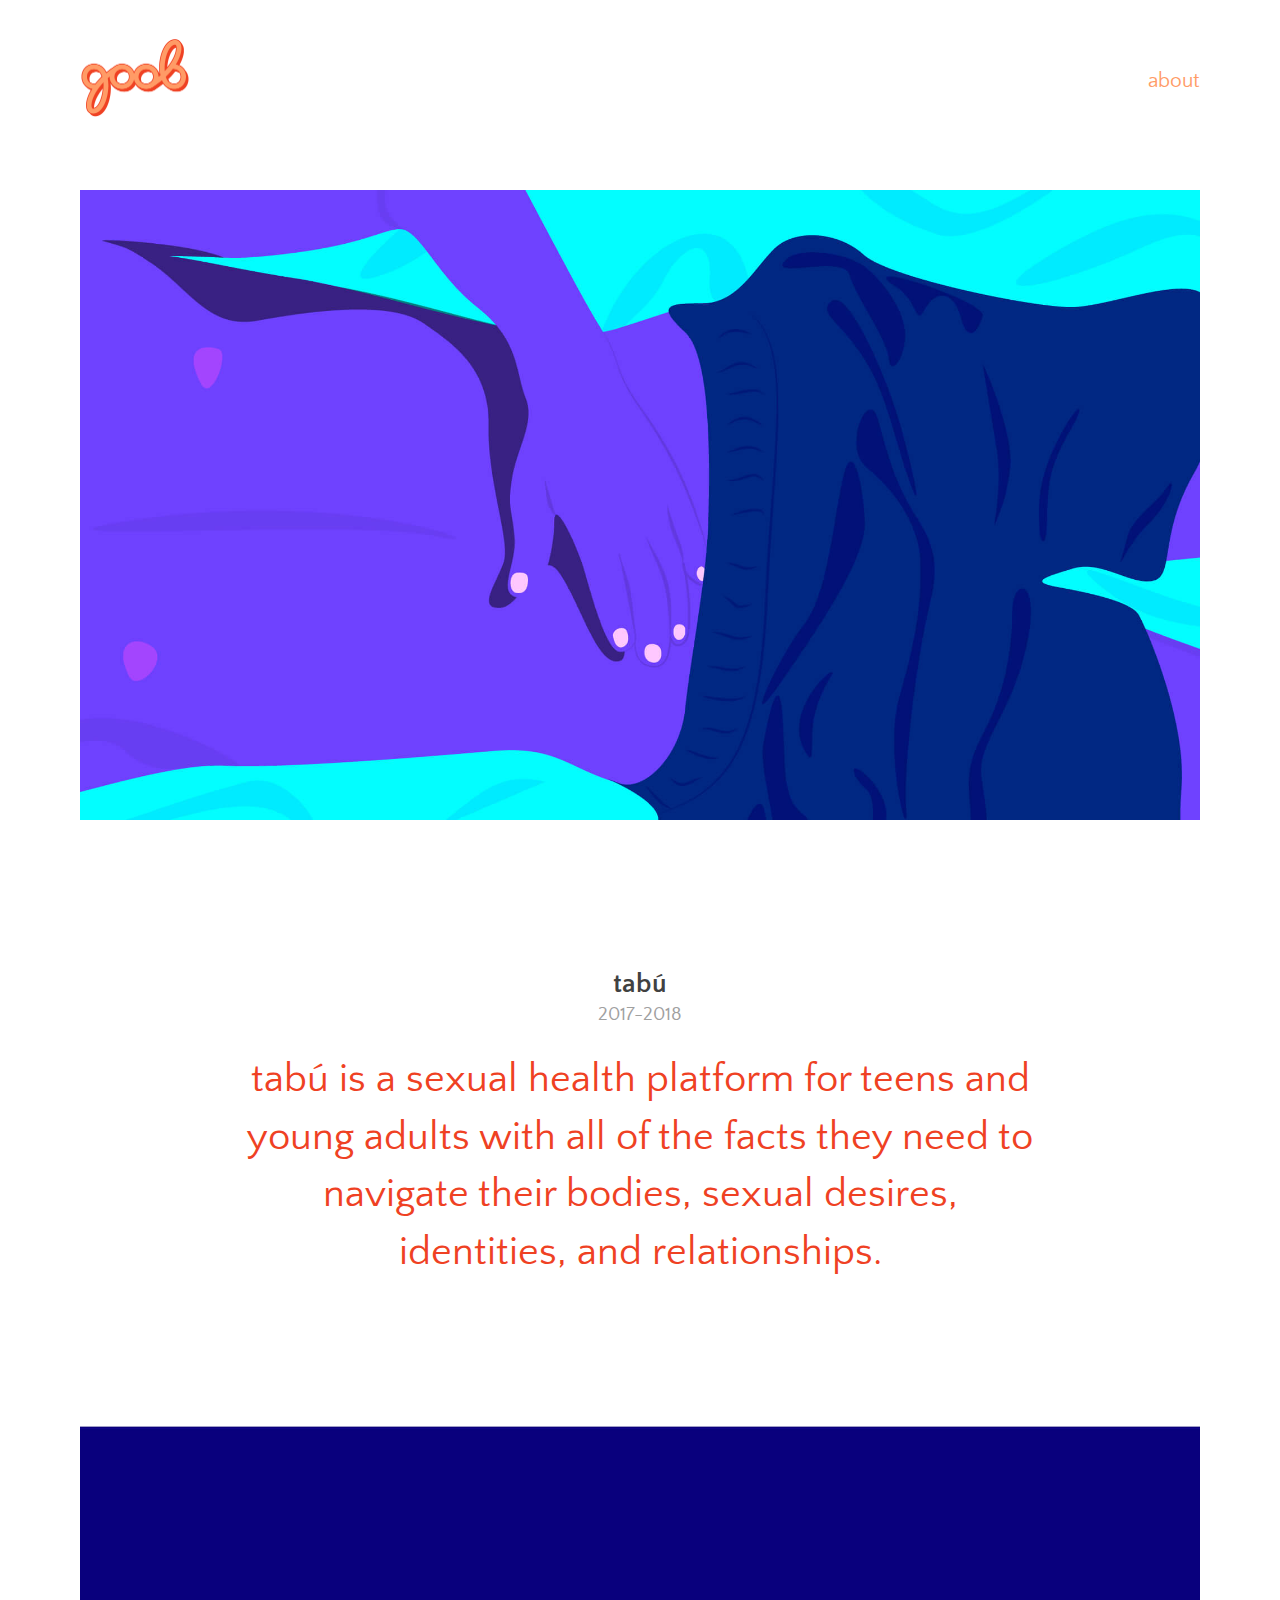
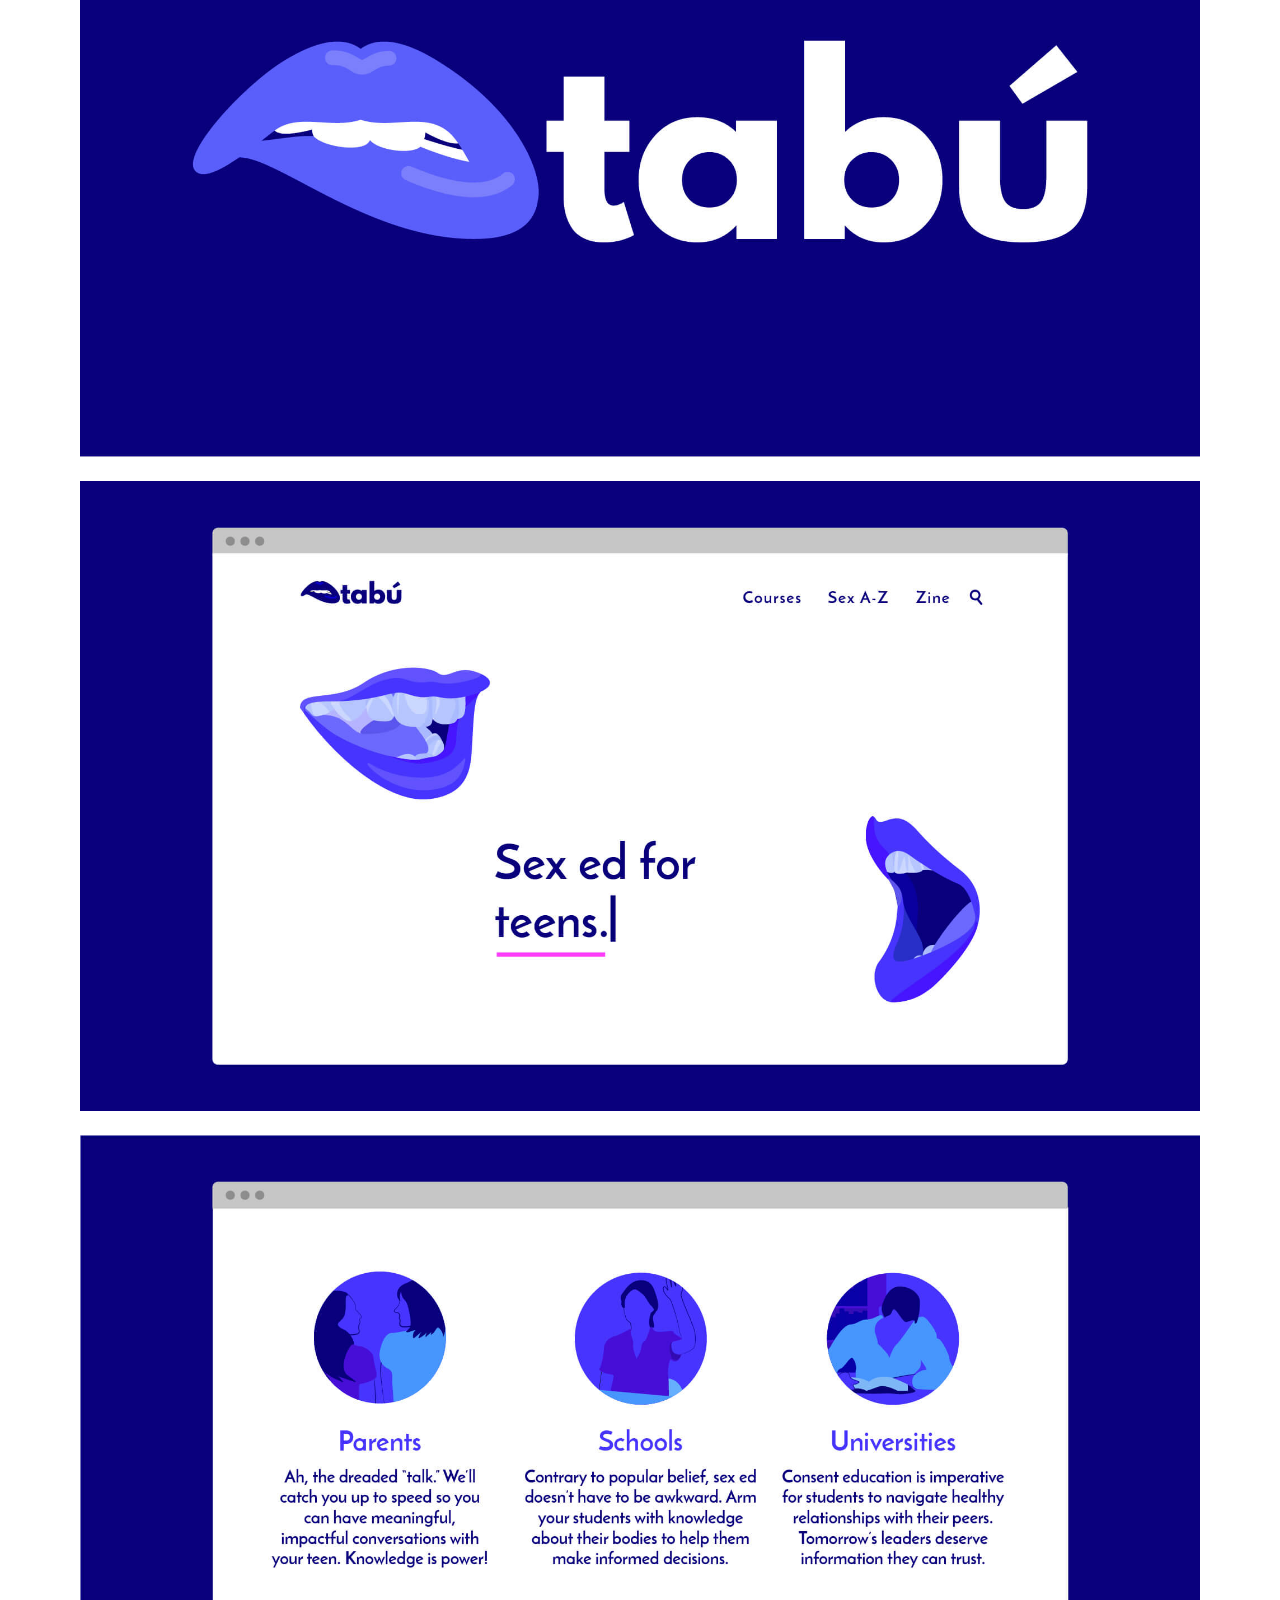
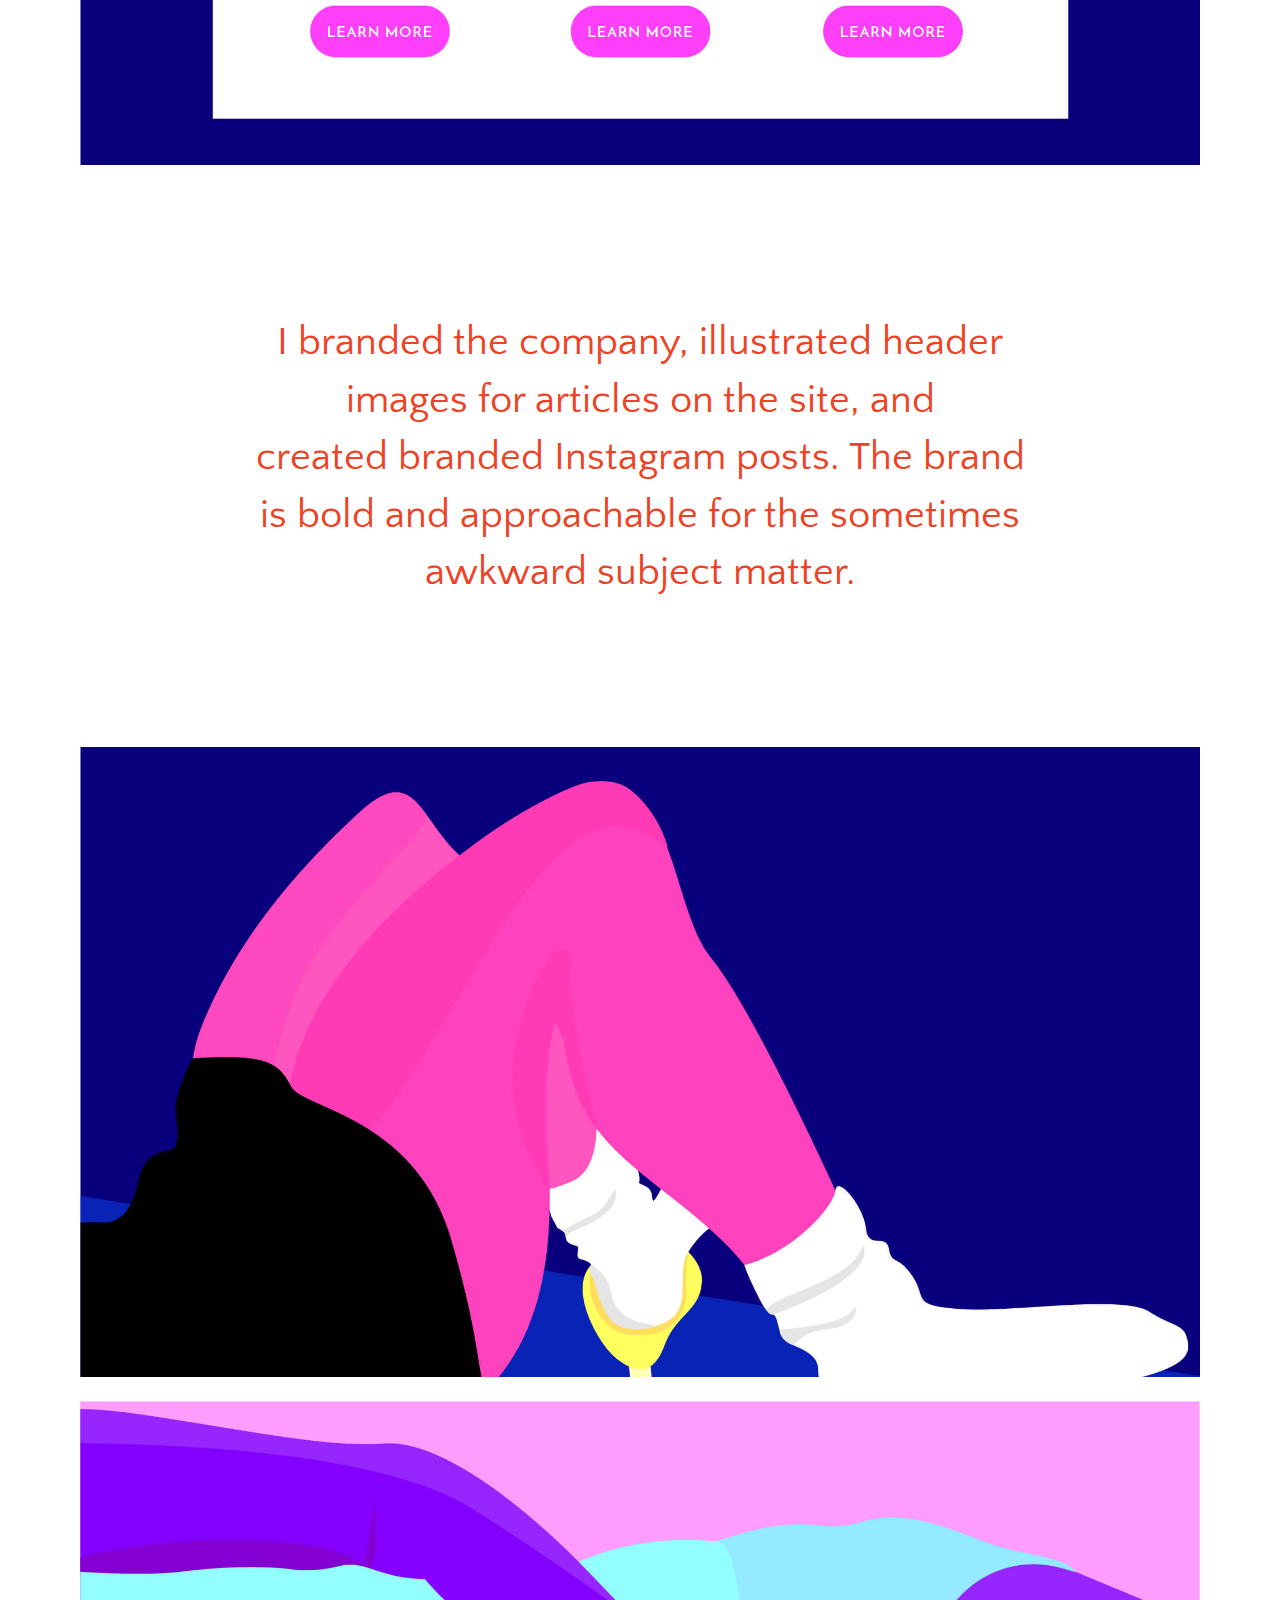
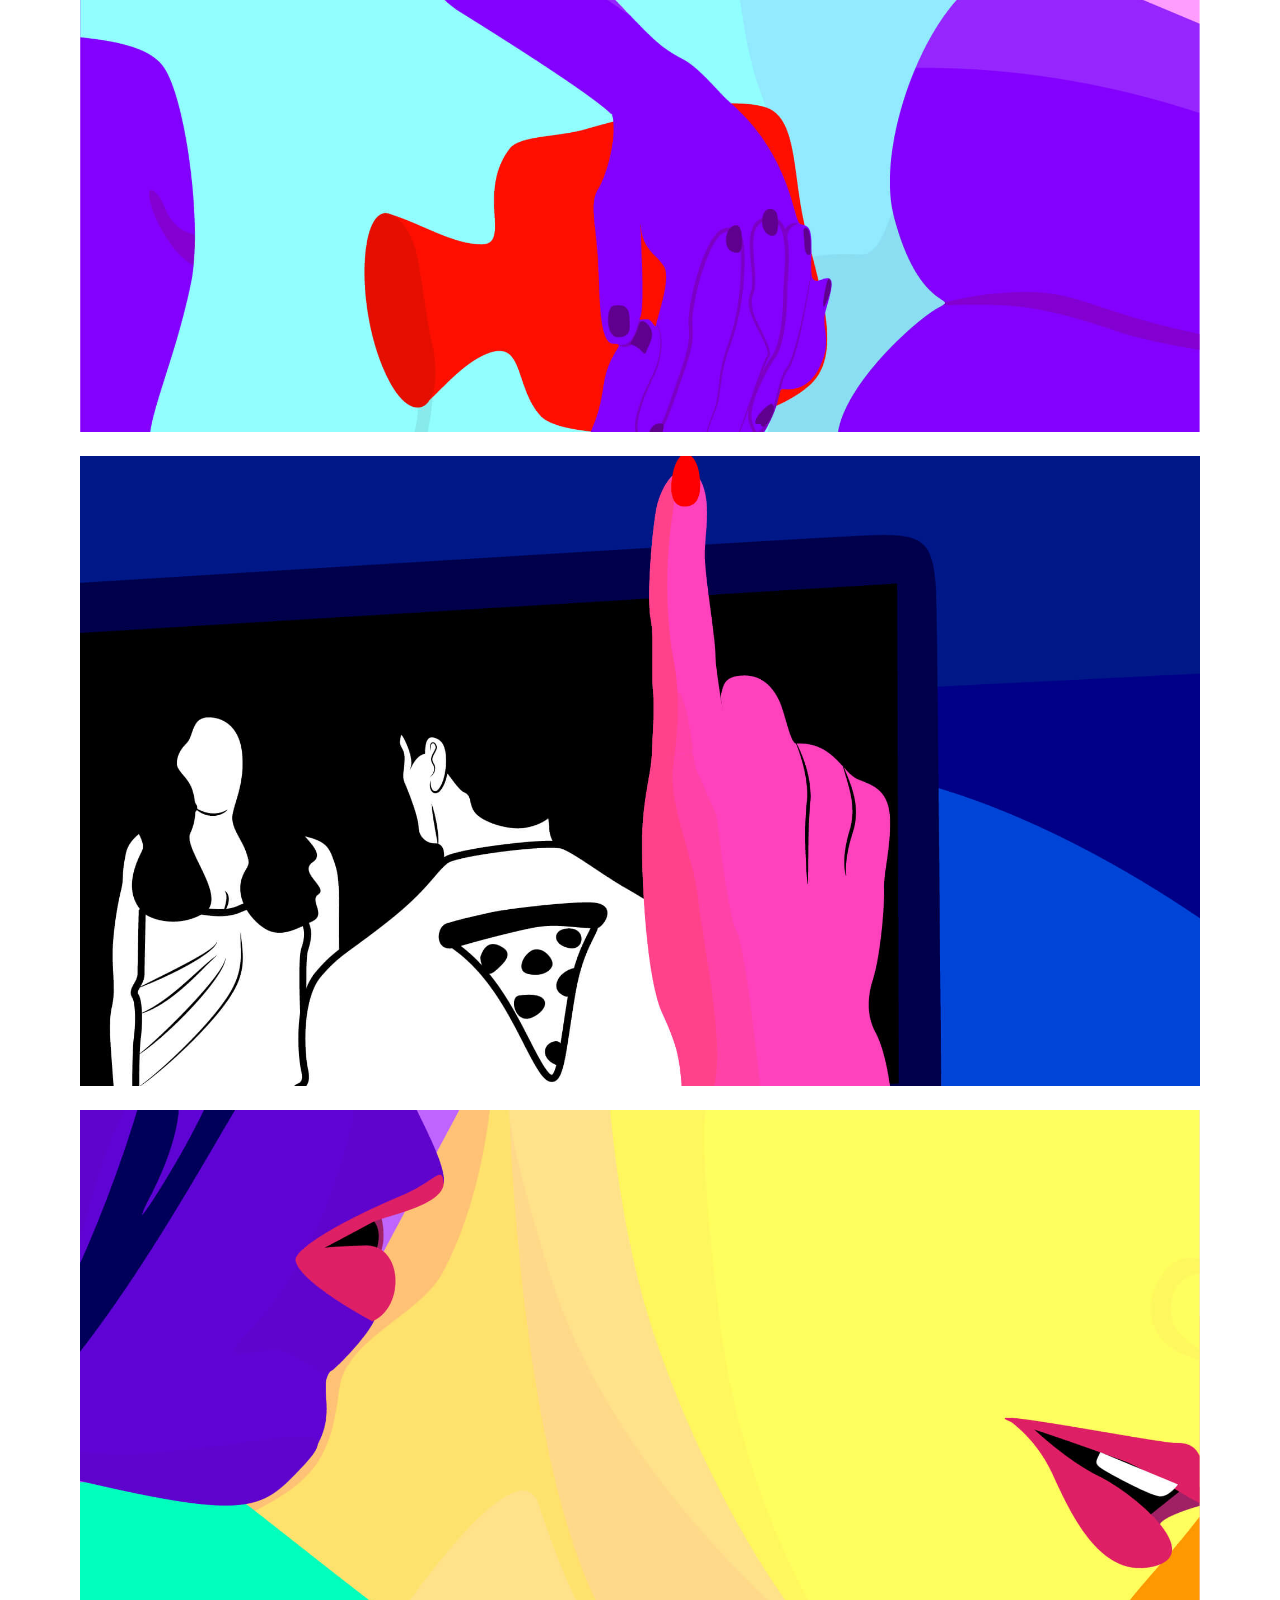
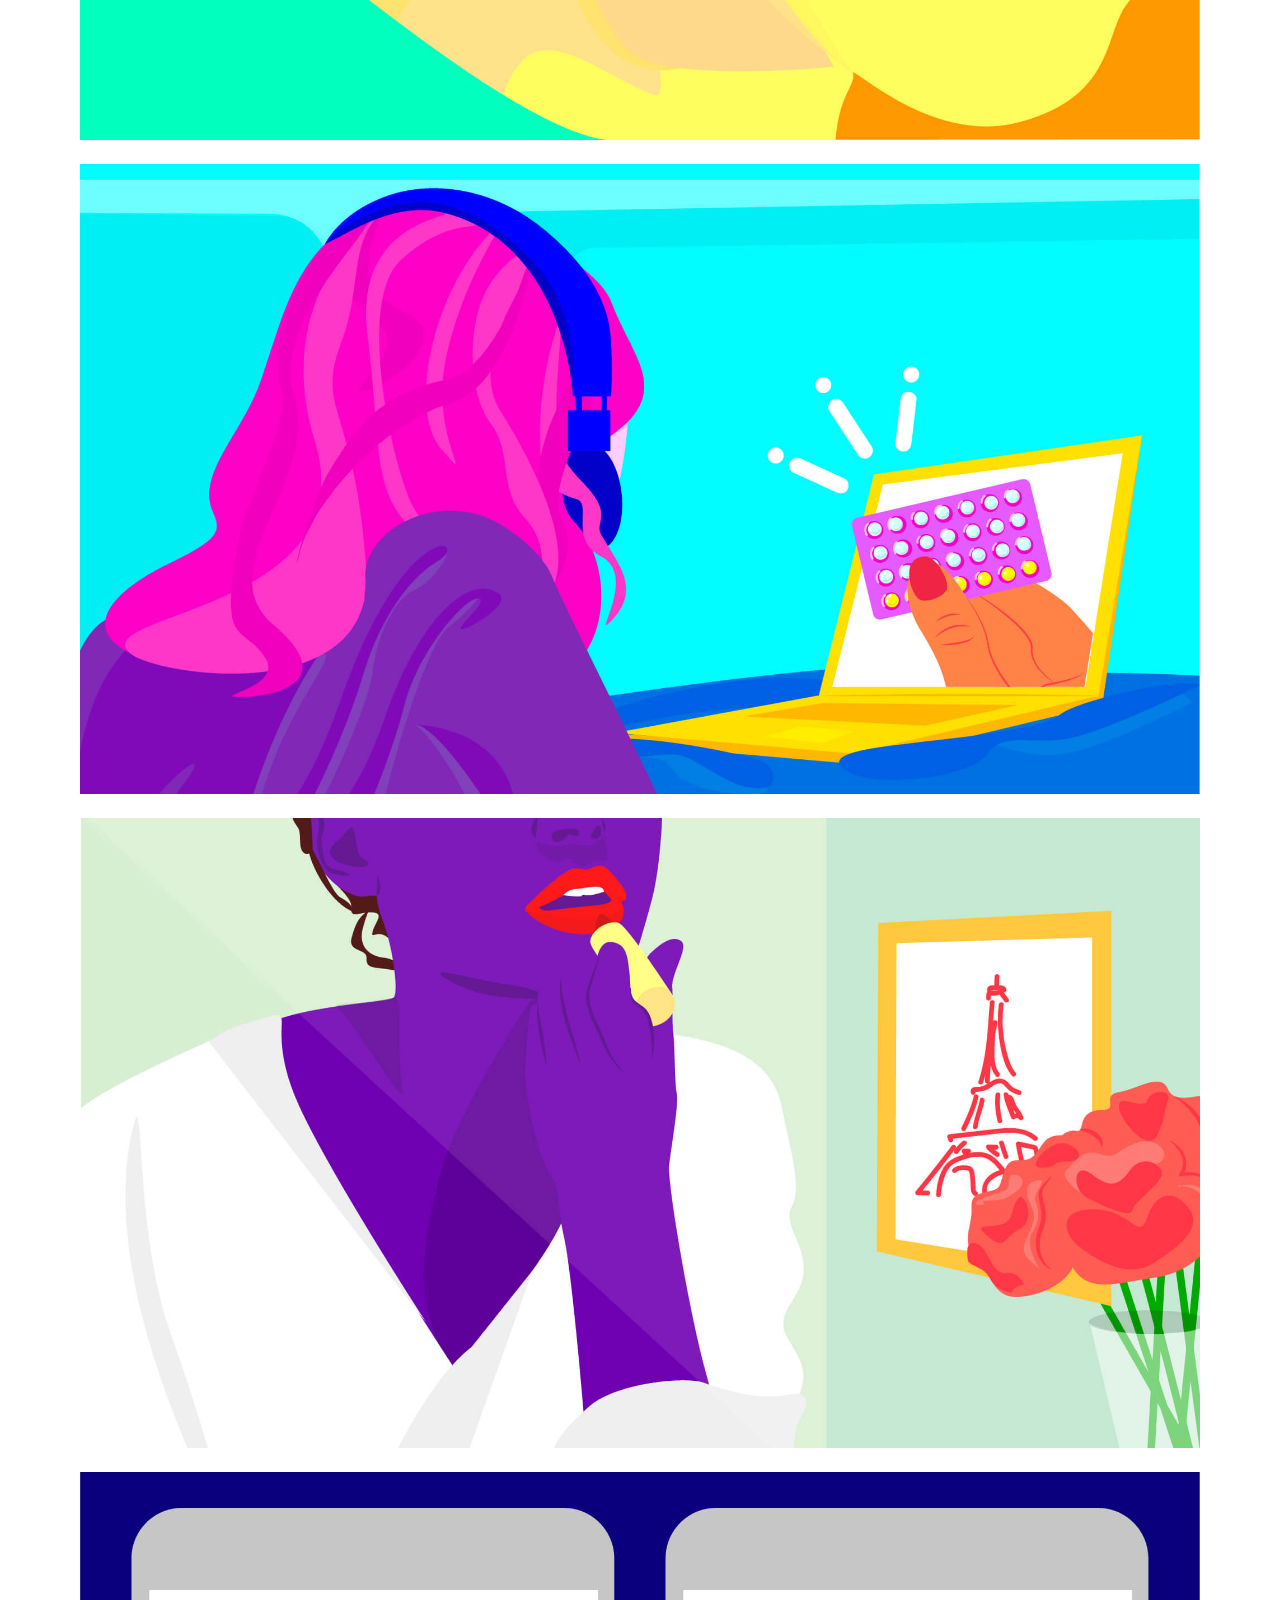
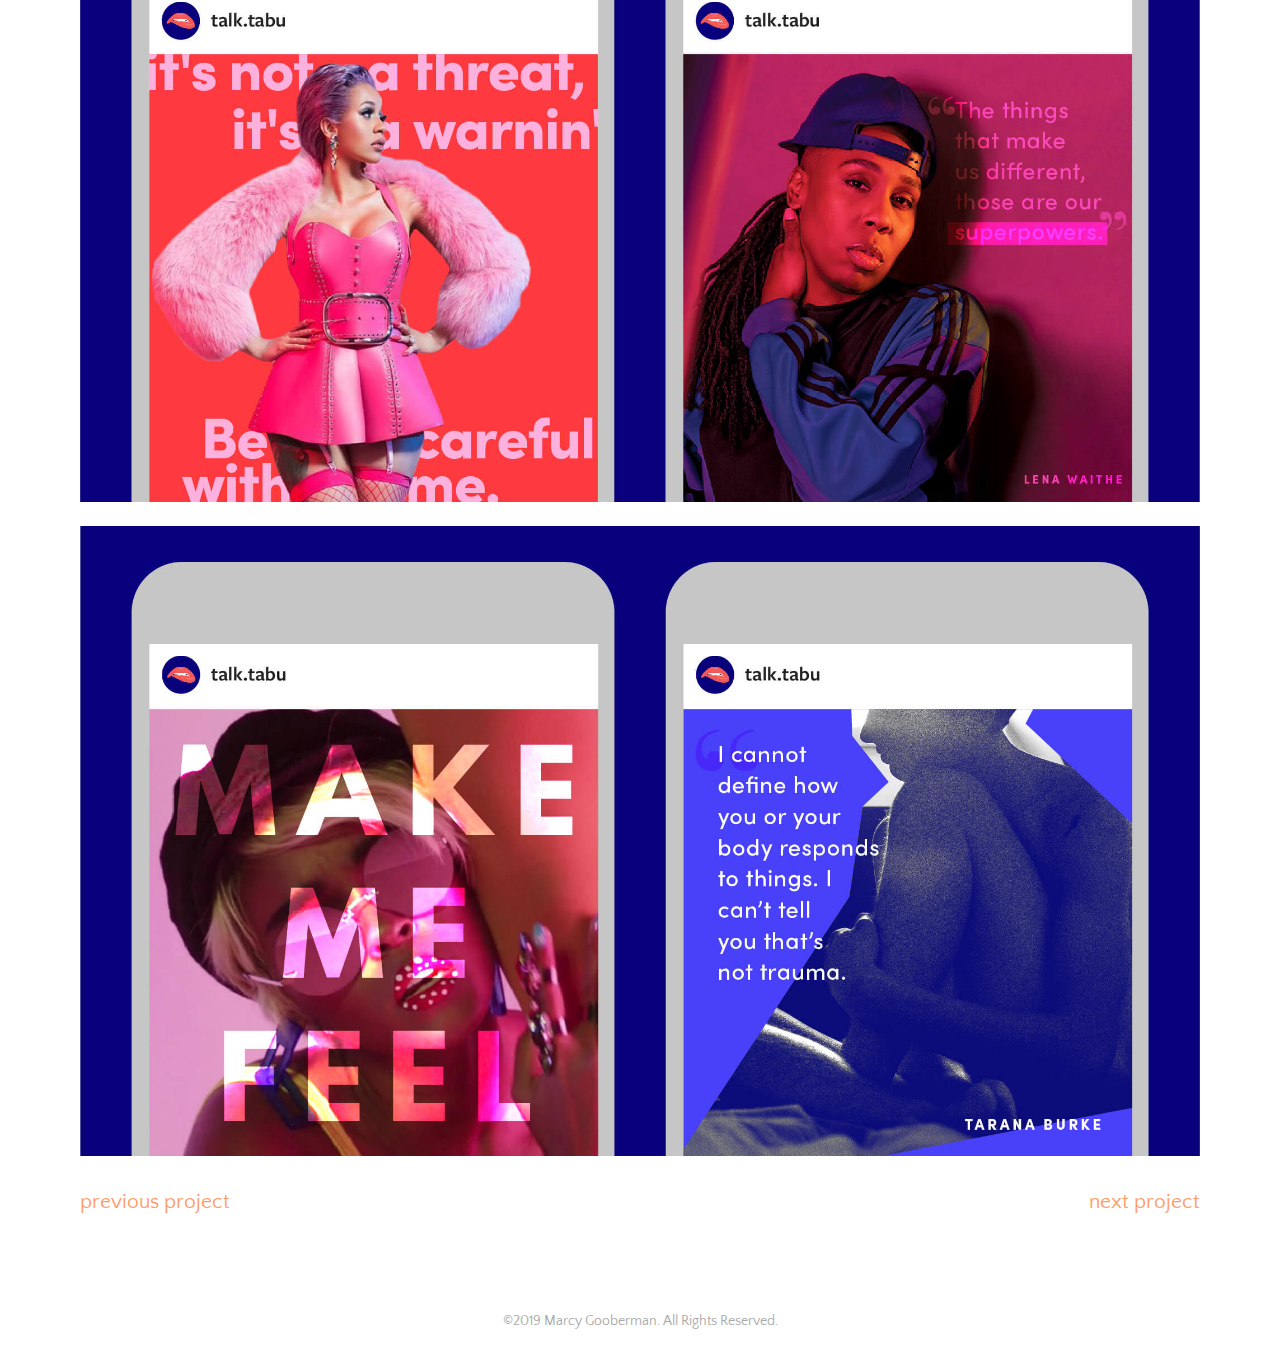
<file: tabu.html>
<!DOCTYPE html>
<!--[if lt IE 7 ]><html class="ie ie6" lang="en"> <![endif]-->
<!--[if IE 7 ]><html class="ie ie7" lang="en"> <![endif]-->
<!--[if IE 8 ]><html class="ie ie8" lang="en"> <![endif]-->
<!--[if (gte IE 9)|!(IE)]><!--><html lang="en"> <!--<![endif]-->
<head>
<meta charset="utf-8">
<meta http-equiv="X-UA-Compatible" content="IE=edge,chrome=1"> 
<meta name="viewport" content="width=device-width, initial-scale=1.0, maximum-scale=1.0, minimum-scale=1.0, user-scalable=0"> 
<link href="https://fonts.googleapis.com/css?family=Quattrocento+Sans&display=swap" rel="stylesheet">
<meta name="description" content="Marcy Gooberman is a designer and illustrator living in Brooklyn.">
<meta name="keywords" content="Marcy Gooberman, Marcy Gooberman Graphic Design, Marcy Gooberman facebook, Marcy Gooberman graphic design, Marcy Gooberman design, Marcy Gooberman linkedin, marcygoob, MarcyGoob, Marcy Gooberman email, Marcy Gooberman Illustration, marcy gooberman illustration, Marcy Gooberman Design, Marcy Gooberman Graphic Designer, Graphic Design, Graphic Designer, Marcy Gooberman Illustrator, Marcy Gooberman Artist">
<meta name="author" content="Marcy Gooberman">
<link rel="icon" href="images/favicon.png" type="image/gif" sizes="16x16">
<link href="marcy_gooberman.css" rel="stylesheet">
<meta name="Robots" content="index,follow, all">
<meta name="google-site-verification" content="1_UMZuUtlWZnhmPqH7e3rgIgYKeR-H8BMwH4Vmgh1NM" />
<title>Marcy Gooberman—tabú</title>
</head>


<body> 
 
	<div id="navbar">
		
		<div id="logo">
			<a href="index.html"><img src="images/goob.png" class=logo></a>
    	</div>

    	<div id="about">
    		<a href="about.html">about</a>
    	</div>	

	</div>


	<div class="project-single">
		
		<div class="project"><img src="images/Marcy_Gooberman_tabu_1.jpg"></div>
		<div class="text"><h3>tabú</h3><h4>2017-2018</h4><h1>tabú is a sexual health platform for teens and young adults with all of the facts they need to navigate their bodies, sexual desires, identities, and relationships.</h1></div>
		<div class="project"><img src="images/Marcy_Gooberman_tabu_8.jpg"></div>
		<div class="project"><img src="images/Marcy_Gooberman_tabu_9.jpg"></div>
		<div class="project"><img src="images/Marcy_Gooberman_tabu_10.jpg"></div>
		<div class="text"><h1>I branded the company, illustrated header images for articles on the site, and created branded Instagram posts. The brand is bold and approachable for the sometimes awkward subject matter.</h1></div>
		<div class="project"><img src="images/Marcy_Gooberman_tabu_2.jpg"></div>
		<div class="project"><img src="images/Marcy_Gooberman_tabu_3.jpg"></div>
		<div class="project"><img src="images/Marcy_Gooberman_tabu_4.jpg"></div>
		<div class="project"><img src="images/Marcy_Gooberman_tabu_5.jpg"></div>
		<div class="project"><img src="images/Marcy_Gooberman_tabu_6.jpg"></div>
		<div class="project"><img src="images/Marcy_Gooberman_tabu_7.jpg"></div>
		<div class="project"><img src="images/Marcy_Gooberman_tabu_11.jpg"></div>
		<div class="project" style="padding-bottom: 30px"><img src="images/Marcy_Gooberman_tabu_12.jpg"></div>
	</div>

		
		



<div class="project-next" >
		
		<div class="button"><a href="ww.html">previous project</a></div>
		<div id="about"><a href="SurajPatel.html">next project</a></div>

</div>

<footer>©2019 Marcy Gooberman. All Rights Reserved.</footer>	 

</body>
</html>
</file>
<file: marcy_gooberman.css>
/*__                                      __     
                              $$\       
                              $$ |      
 $$$$$$\   $$$$$$\   $$$$$$\  $$$$$$$\  
$$  __$$\ $$  __$$\ $$  __$$\ $$  __$$\ 
$$ /  $$ |$$ /  $$ |$$ /  $$ |$$ |  $$ |
$$ |  $$ |$$ |  $$ |$$ |  $$ |$$ |  $$ |
\$$$$$$$ |\$$$$$$  |\$$$$$$  |$$$$$$$  |
 \____$$ | \______/  \______/ \_______/ 
$$\   $$ |                              
\$$$$$$  |                              
 \______/                               /*/



@media screen and (min-width: 0px) {
/* BODY */


body {
	margin: 0 20px;
}

h1 {
	font-family: 'Quattrocento Sans', sans-serif;
	font-weight: 400; 
	font-size: 1.3rem;
	line-height: 1.8rem;
	color: #EF4123; 
    margin: 0 auto;
    text-align: center;
	text-rendering: optimizeLegibility;
	}

h2 {
	font-family: 'Quattrocento Sans', sans-serif;
	font-weight: 400; 
	color: #EF4123; 
   	font-size: 1rem;
    margin: 0 auto;
    text-align: left;
	text-rendering: optimizeLegibility;
	}

h3 {
	font-family: 'Quattrocento Sans', sans-serif;
	font-weight: 600; 
	color: #414141; 
   	font-size: 1.1rem;
    margin: 0 auto;
    text-align: center;
	text-rendering: optimizeLegibility;
	padding-bottom: 3px;
	}	

h4 {
	font-family: 'Quattrocento Sans', sans-serif;
	font-weight: 400; 
	color: #A0A09F; 
   	font-size: .9rem;
    margin: 0 auto;
    text-align: center;
	text-rendering: optimizeLegibility;
	padding-bottom: 15px;
	}	

/* NAVIGATION */

#navbar {
	display: grid;
	min-height: 100px;
	grid-auto-flow: column;
	grid-gap: 20px;
	margin: 10px 0;

}

#logo {
	display: grid;
	justify-content: start;
	align-content: center;
	  transition: 0.50s;

  
}

.logo {
	max-width: 30%;
	  -webkit-transition: 0.50s;
  -moz-transition: 0.50s;
  -ms-transition: 0.50s;
  -o-transition: 0.50s;
}

.logo:hover {
	transition: 0.50s;
  -webkit-transition: 0.50s;
  -moz-transition: 0.50s;
  -ms-transition: 0.50s;
  -o-transition: 0.50s;
  -webkit-transform: rotate(180deg);
  -moz-transform: rotate(180deg);
  -o-transform: rotate(180deg);
  -ms-transform: rotate(180deg);
  transform: rotate(180deg);
}

#about {
	display: grid;
	justify-content: end;
	align-content: center;
	grid-auto-flow: column;
}

a {
	text-decoration: none;
	color: #FF9B66;
	font-family: 'Quattrocento Sans', sans-serif;
	font-size: 1rem;


}

a:hover {
	color: #EF4123;
}


/* INDEX */


.index-grid {
	display: grid;
	grid-template-columns: 1fr;
	justify-content: center;
	grid-row-gap: 20px;
}

.grid-box img {
	width: 100%;
	padding-bottom: .3rem;
}

.grid-box img:hover {
	opacity: .7;
}


/* PROJECT PAGE */

.project-single {
	display: grid;
	grid-template-columns: 1fr;
	justify-content: center;
	grid-gap: 10px;
}

.project img {
	width: 100%;
}



.text {
	padding: 40px 0;
	max-width: 300px;
	margin: 0 auto;
}

.project-single.text {
	padding-top: 40px;
	max-width: 300px;
	padding-bottom: 90px;
}

.project-grid {
	display: grid;
	grid-template-columns: 1fr;
	justify-content: center;
	grid-gap: 10px;
}

.project-next {
	display: grid;
	grid-template-columns: 1fr 1fr;
	justify-content: center;
	grid-gap: 20px;
}

.iframe-container {
  overflow: hidden;
  padding-top: 56.25%;
  position: relative;
}
 
.iframe-container iframe {
   border: 0;
   height: 100%;
   left: 0;
   position: absolute;
   top: 0;
   width: 100%;
}
 
/* 4x3 Aspect Ratio */
.iframe-container-4x3 {
  padding-top: 75%;
}


/* ABOUT */

img.bio {
	
	padding-bottom: 20px;
	
}

h1.bio {
	padding-bottom: 20px;
	max-width: 250px;

}

h4.bio {
	padding-bottom: 3px;
}

a.bio {
	font-size: 1.1rem;
	color: #EF4123
}

a.bio:hover {
	color: #FF9B66;
}


/* FOOTER */

footer {
	font-family: 'Quattrocento Sans', sans-serif;
	color: #A9A9A9;
	text-align: center;
	padding-top: 50px;
	padding-bottom: 20px;
	font-size: .7rem;
}


}


/* BREAKPOINT */


@media screen and (min-width: 480px) {

body {
	margin: 0 40px;
	}

h1 { 
	font-size: 1.5rem;
	line-height: 2.1rem;
	}

h2 {
   	font-size: 1.2rem;
	}

h3 { 
   	font-size: 1.2rem;
	padding-bottom: 5px;
	}	

h4 {
   	font-size: 1rem;
	padding-bottom: 18px;
	}	

.logo {
	max-width: 35%;
}


a {
	font-size: 1rem;
}


.index-grid {
	grid-row-gap: 30px;
}

.grid-box img {
	padding-bottom: .3rem;
}


.text {
	padding: 60px 20px;
	max-width: 550px;
}

.project-single.text {
	max-width: 440px;
}



h1.bio {
	padding-bottom: 40px;
	max-width: 380px;
}

h4.bio {
	padding-bottom: 5px;
}

a.bio {
	font-size: 1.5rem;
}


}



/* BREAKPOINT */

@media screen and (min-width: 768px) {

h1 { 
	font-size: 2rem;
	line-height: 2.8rem;
	}

h2 {
   	font-size: 1.3rem;
	}

h3 { 
   	font-size: 1.3rem;
	}	

h4 {
   	font-size: 1rem;
	padding-bottom: 20px;
	}	

.logo {
	max-width: 40%;
}


a {
	font-size: 1.1rem;
}


.index-grid {
	grid-row-gap: 50px;
}

.grid-box img {
	padding-bottom: .5rem;
}


.text {
	padding: 80px 20px;
	max-width: 640px;
}

.project-single.text {
	padding-top: 50px;
	padding-bottom: 80px;
	max-width: 500px;
}

.project-grid.ww {
	grid-template-columns: 1fr 1fr;
	grid-column-gap: 20px;
}



h1.bio {
	max-width: 480px;
}

h4.bio {
	padding-bottom: 6px;
}

a.bio {
	font-size: 2rem;
	color: #EF4123
}

a.bio:hover {
	color: #FF9B66;
}
}


/* BREAKPOINT */

@media screen and (min-width: 1024px) {

body {
	margin: 0 60px;
}

h1 { 
	font-size: 2.3rem;
	line-height: 3.2rem;
}

h2 {
   	font-size: 1.2rem;
}

h3 { 
   	font-size: 1.5rem;
}	

h4 {
   	font-size: 1.1rem;
	padding-bottom: 24px;
}	




.logo {
	max-width: 45%;
}


a {
	font-size: 1.2rem;
}

#navbar {
	margin-top: 30px;
	margin-bottom: 60px;
}

.index-grid {
	grid-template-columns: 1fr 1fr;
	grid-row-gap: 40px;
	grid-column-gap: 20px;
}

.grid-box img {
	padding-bottom: .3rem;
}


.text {
	padding: 100px 20px;
}

.project-single.text {
	padding-bottom: 100px;
	max-width: 600px;
}

.text {
	padding: 100px 20px;
	max-width: 750px;
}

.project-single {
	grid-gap: 20px;
}

.project-grid {
	grid-template-columns: 1fr 1fr;
	grid-gap: 20px;
}




h4.bio {
	padding-bottom: 6px;
}

a.bio {
	font-size: 2.3rem;
}

footer {
	padding-top: 70px;
	padding-bottom: 30px;
	font-size: .8rem;
}

}

/* BREAKPOINT */

@media screen and (min-width: 1240px) {

body {
	margin: 0 80px;
	}

h1 { 
	font-size: 2.5rem;
	line-height: 3.6rem;
	}

h2 {
   	font-size: 1.3rem;
	}	


h3 {
	font-size: 1.7rem;
}

h4 {
   	font-size: 1.2rem;
	padding-bottom: 26px;
	}	

.logo {
	max-width: 50%;
}


a {
	font-size: 1.3rem;
}



a.bio {
	font-size: 2.5rem;
}

h1.bio {
	max-width: 580px;
}



.text {
	padding: 125px 20px;
	max-width: 800px;
}

.project-single.text {
	max-width: 600px;
}

.project-grid {
	grid-template-columns: 1fr 1fr;
	grid-gap: 20px;
}


footer {
	padding-top: 100px;
	padding-bottom: 30px;
	font-size: .9rem;
}

}


/* MAX WIDTH */

@media screen and (min-width: 1840px) {

body {
	margin: 0 auto;
	max-width: 1680px;
	}
</file>
